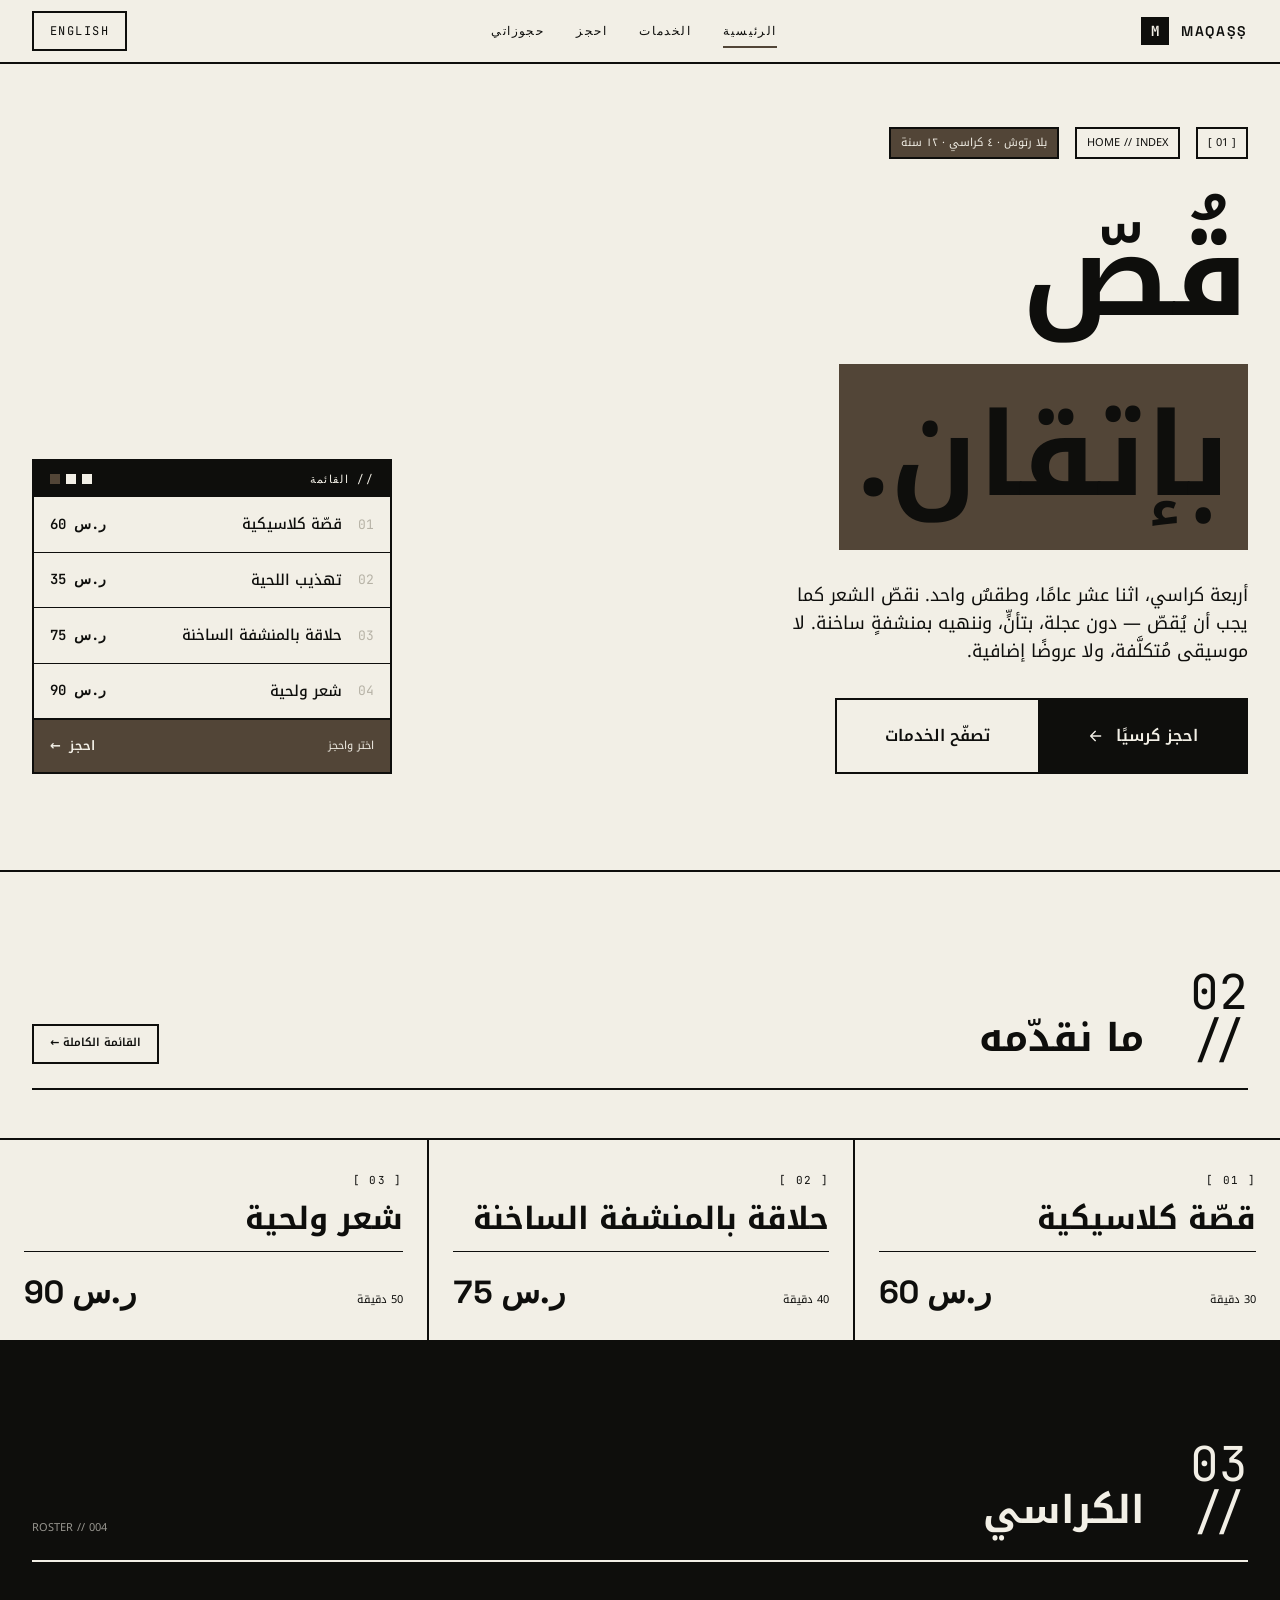
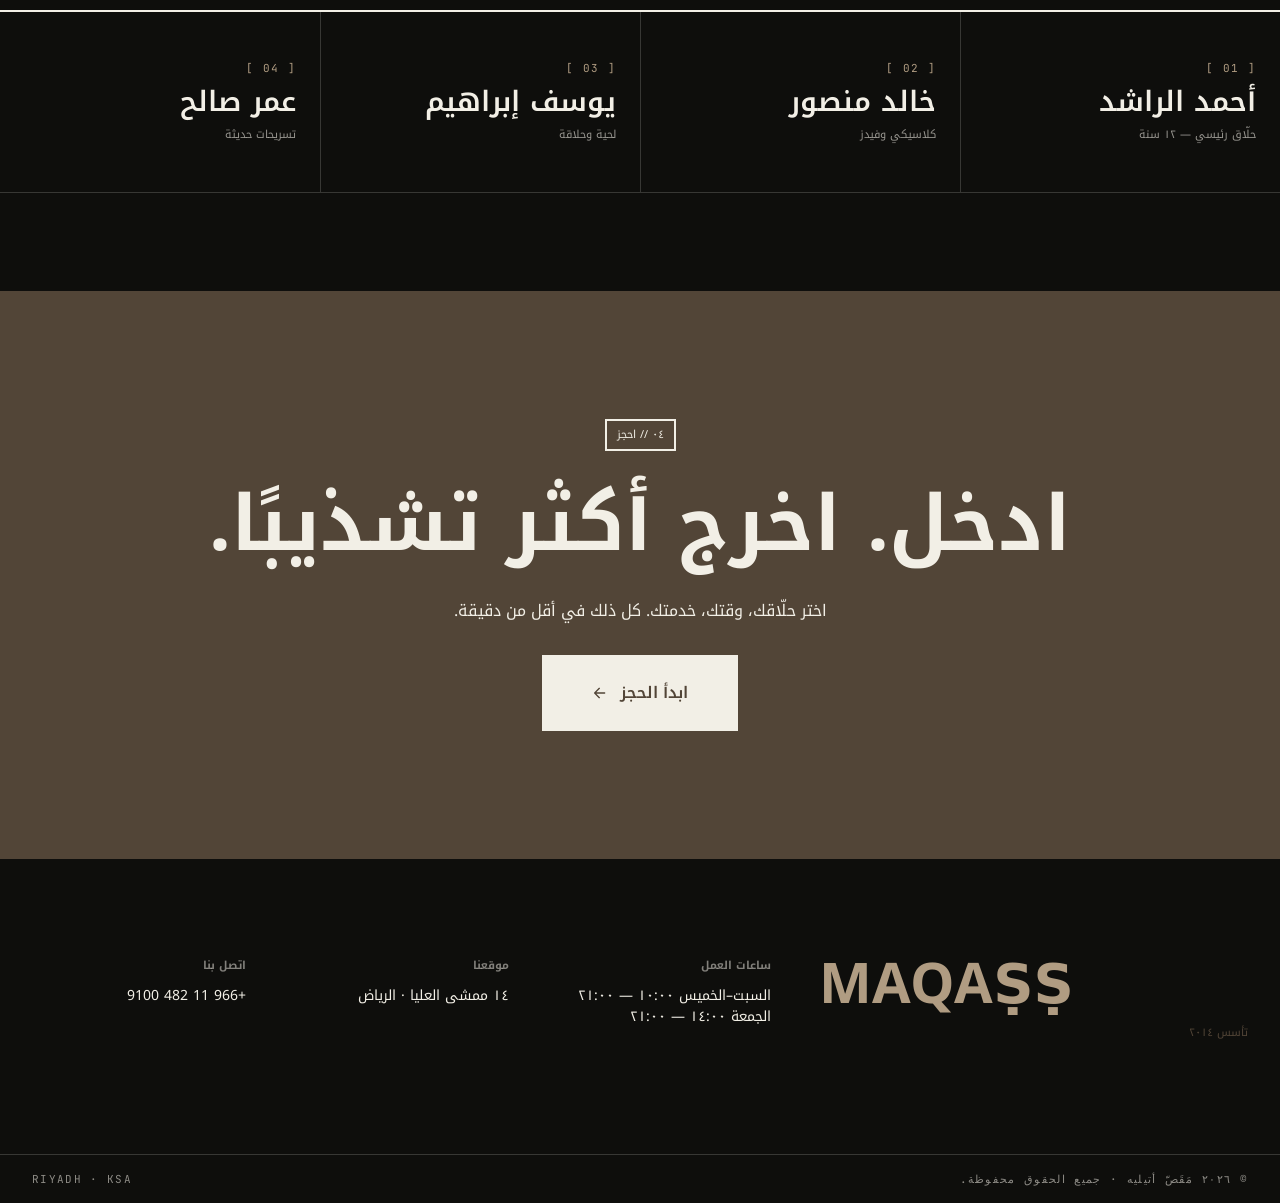
<file: index.html>
<!DOCTYPE html>
<html lang="ar" dir="rtl">
<head>
  <meta charset="UTF-8" />
  <meta name="viewport" content="width=device-width, initial-scale=1.0, viewport-fit=cover" />
  <title>MAQAṢṢ // Cut well. Riyadh.</title>
  <meta name="description" content="Four chairs. Twelve years. Reserve a chair in Riyadh." />
  <meta name="theme-color" content="#F2EFE6" />
  <link rel="preconnect" href="https://fonts.googleapis.com" />
  <link rel="preconnect" href="https://fonts.gstatic.com" crossorigin />
  <link href="https://fonts.googleapis.com/css2?family=Space+Grotesk:wght@300;400;500;600;700&family=JetBrains+Mono:wght@400;500;600&family=Noto+Kufi+Arabic:wght@400;500;600;700&display=swap" rel="stylesheet" />
  <link rel="stylesheet" href="css/tokens.css" />
  <link rel="stylesheet" href="css/base.css" />
  <link rel="stylesheet" href="css/components.css" />
  <link rel="stylesheet" href="css/pages.css" />
  <link rel="stylesheet" href="css/rtl.css" />
</head>
<body>
  <a href="#main" class="skip-link" data-i18n="nav.skip">Skip to main content</a>

  <!-- System bar — top status strip -->
  <div class="system-bar" role="presentation">
    <div class="shell">
      <span class="system-bar__item">
        <span class="system-bar__dot"></span>
        <span data-i18n="sys.open">OPEN NOW · UNTIL 21:00</span>
      </span>
      <span class="system-bar__item" data-i18n="sys.loc">RIYADH // 24.7136° N, 46.6753° E</span>
      <span class="system-bar__item" data-i18n="sys.year">[ MAQ // 2026 ]</span>
    </div>
  </div>

  <!-- Header -->
  <header class="site-header" role="banner">
    <div class="site-header__inner">
      <a href="index.html" class="brand-mark" aria-label="Maqaṣṣ — home">
        <span class="brand-mark__box" aria-hidden="true">M</span>
        <span>MAQAṢṢ</span>
        <span class="brand-mark__sub">EST · 2014</span>
      </a>
      <nav class="nav-primary" aria-label="Primary">
        <a href="index.html"    data-nav="home"     data-i18n="nav.home">Home</a>
        <a href="services.html" data-nav="services" data-i18n="nav.services">Services</a>
        <a href="book.html"     data-nav="book"     data-i18n="nav.book">Reserve</a>
        <a href="mine.html"     data-nav="mine"     data-i18n="nav.mine">My Bookings</a>
      </nav>
      <button class="lang-toggle" data-lang-toggle aria-label="Switch language">
        <span data-i18n="nav.lang">العربية</span>
      </button>
    </div>
  </header>

  <main id="main">
    <!-- =============== Hero — typographic blast =============== -->
    <section class="hero">
      <div class="shell">
        <div class="hero__meta reveal">
          <span class="meta">[ 01 ]</span>
          <span class="meta">HOME // INDEX</span>
          <span class="meta meta--lime" style="padding: 6px 10px; border: 2px solid var(--carbon);" data-i18n="hero.tag">No-fuss · 4 chairs · 12 yrs</span>
        </div>

        <div class="hero__grid">
          <div>
            <h1 class="hero__title">
              <span class="line reveal" data-i18n="hero.line1">Cut</span>
              <span class="line line--shift reveal" data-delay="120"><em data-i18n="hero.line2">well.</em></span>
            </h1>
            <p class="hero__intro reveal" data-delay="240" data-i18n="hero.intro">
              Four chairs, twelve years, one ritual. We cut hair the way it ought to be cut — unhurried, deliberate, and finished with a hot towel. No mood music, no upsell.
            </p>
            <div class="hero__cta-row reveal" data-delay="320">
              <a href="book.html" class="btn btn--primary btn--xl">
                <span data-i18n="hero.cta.book">Reserve a chair</span>
                <span class="arrow" aria-hidden="true">
                  <svg viewBox="0 0 24 24" fill="none" stroke="currentColor" stroke-linecap="round" stroke-linejoin="round" stroke-width="2"><path d="M5 12h14M13 5l7 7-7 7"/></svg>
                </span>
              </a>
              <a href="services.html" class="btn btn--quiet btn--xl">
                <span data-i18n="hero.cta.see">See services</span>
              </a>
            </div>
          </div>

          <!-- Right column: console widget — mini service list -->
          <aside class="console reveal" data-delay="180" aria-label="Service preview">
            <div class="console__head">
              <span data-i18n="console.head">// MENU.txt</span>
              <span class="console__head-dots" aria-hidden="true"><span></span><span></span><span></span></span>
            </div>
            <div class="console__body" id="console-body"></div>
            <a href="book.html" class="console__foot">
              <span class="console__foot-label" data-i18n="console.total">SELECT &amp; BOOK</span>
              <span class="console__foot-cta" data-i18n="console.cta">Reserve</span>
            </a>
          </aside>
        </div>
      </div>
    </section>

    <!-- =============== Services teaser =============== -->
    <section style="padding-block-start: var(--s-9); border-block-end: var(--bw-2) solid var(--carbon);">
      <div class="shell">
        <div class="section-head">
          <span class="section-head__num">02 //</span>
          <h2 class="section-head__title" data-i18n="home.services.title">What we do</h2>
          <a href="services.html" class="btn btn--small section-head__cta">
            <span data-i18n="home.services.cta">Full menu →</span>
          </a>
        </div>
      </div>
      <div class="shell" style="padding-inline: 0;">
        <div class="svc-teaser" id="svc-teaser" aria-live="polite"></div>
      </div>
    </section>

    <!-- =============== Barbers — full-width carbon strip =============== -->
    <section class="section--carbon" style="padding-block: var(--s-9); border-block-end: var(--bw-2) solid var(--carbon);">
      <div class="shell">
        <div class="section-head section-head--carbon">
          <span class="section-head__num">03 //</span>
          <h2 class="section-head__title" data-i18n="home.barbers.title">The chairs</h2>
          <span class="meta section-head__cta" style="color: var(--bone); opacity: 0.6;">004 // ROSTER</span>
        </div>
      </div>
      <div class="shell" style="padding-inline: 0;">
        <div class="barber-strip" id="barber-strip"></div>
      </div>
    </section>

    <!-- =============== CTA band — lime =============== -->
    <section class="cta-band reveal">
      <div class="shell">
        <span class="meta" style="display: inline-block; border: 2px solid var(--carbon); padding: 6px 10px; margin-block-end: var(--s-5);" data-i18n="home.cta2.tag">04 // BOOK</span>
        <h2 data-i18n="home.cta2.title">Walk in. Walk out sharper.</h2>
        <p data-i18n="home.cta2.sub">Pick your barber, your time, your service. Done in under a minute.</p>
        <a href="book.html" class="btn btn--primary btn--xl">
          <span data-i18n="home.cta2.button">Start booking</span>
          <span class="arrow" aria-hidden="true">
            <svg viewBox="0 0 24 24" fill="none" stroke="currentColor" stroke-linecap="round" stroke-linejoin="round" stroke-width="2"><path d="M5 12h14M13 5l7 7-7 7"/></svg>
          </span>
        </a>
      </div>
    </section>
  </main>

  <!-- Footer -->
  <footer class="site-footer">
    <div class="site-footer__top">
      <div class="shell">
        <div>
          <div class="footer-col__brand">MAQAṢṢ</div>
          <p class="meta" style="color: var(--lime);" data-i18n="footer.craft">Est · 2014 · Riyadh</p>
        </div>
        <div class="footer-col">
          <h4 data-i18n="footer.hours">Hours</h4>
          <p id="footer-hours"></p>
        </div>
        <div class="footer-col">
          <h4 data-i18n="footer.find">Find Us</h4>
          <p id="footer-address"></p>
        </div>
        <div class="footer-col">
          <h4 data-i18n="footer.contact">Contact</h4>
          <p id="footer-phone"></p>
        </div>
      </div>
    </div>
    <div class="site-footer__bottom">
      <div class="shell">
        <span data-i18n="footer.legal">© 2026 MAQAṢṢ // ALL RIGHTS RESERVED</span>
        <span>RIYADH · KSA</span>
      </div>
    </div>
  </footer>

  <!-- Mobile bottom tabs -->
  <nav class="bottom-tabs" aria-label="Primary mobile">
    <a href="index.html" data-nav="home">
      <svg viewBox="0 0 24 24" fill="none" stroke="currentColor" stroke-linecap="round" stroke-linejoin="round" stroke-width="1.5"><path d="M3 11.5 12 4l9 7.5V20a1 1 0 0 1-1 1h-5v-7h-6v7H4a1 1 0 0 1-1-1Z"/></svg>
      <span data-i18n="nav.home">Home</span>
    </a>
    <a href="services.html" data-nav="services">
      <svg viewBox="0 0 24 24" fill="none" stroke="currentColor" stroke-linecap="round" stroke-linejoin="round" stroke-width="1.5"><path d="M4 7h16M4 12h16M4 17h16"/></svg>
      <span data-i18n="nav.services">Services</span>
    </a>
    <a href="book.html" data-nav="book">
      <svg viewBox="0 0 24 24" fill="none" stroke="currentColor" stroke-linecap="round" stroke-linejoin="round" stroke-width="1.5"><rect x="3" y="5" width="18" height="16" rx="0"/><path d="M8 3v4M16 3v4M3 10h18"/></svg>
      <span data-i18n="nav.book">Reserve</span>
    </a>
    <a href="mine.html" data-nav="mine">
      <svg viewBox="0 0 24 24" fill="none" stroke="currentColor" stroke-linecap="round" stroke-linejoin="round" stroke-width="1.5"><path d="M2 9a2 2 0 0 1 2-2h16a2 2 0 0 1 2 2v3a2 2 0 0 0 0 4v3a2 2 0 0 1-2 2H4a2 2 0 0 1-2-2v-3a2 2 0 0 0 0-4Z"/><path d="M14 7v10"/></svg>
      <span data-i18n="nav.mine">My Bookings</span>
    </a>
  </nav>

  <script type="module">
    import { SERVICES, BARBERS, BRAND, formatPrice } from './js/data.js';
    import { getLang, t } from './js/i18n.js';
    import './js/app.js';

    function paintConsole() {
      const lang = getLang();
      const root = document.getElementById('console-body');
      if (!root) return;
      const subset = SERVICES.slice(0, 4);
      root.innerHTML = subset.map((s, i) => `
        <div class="console__row">
          <span class="console__row-id">${String(i + 1).padStart(2, '0')}</span>
          <span class="console__row-name">${s[lang].name}</span>
          <span class="console__row-price">${formatPrice(s.price, lang)}</span>
        </div>
      `).join('');
    }

    function paintTeaser() {
      const lang = getLang();
      const root = document.getElementById('svc-teaser');
      if (!root) return;
      const featured = ['classic', 'shave', 'combo']
        .map(id => SERVICES.find(s => s.id === id))
        .filter(Boolean);
      root.innerHTML = featured.map((s, i) => `
        <a href="book.html?service=${s.id}" class="svc-teaser__cell reveal" data-delay="${i * 80}">
          <div class="svc-teaser__num">[ 0${i + 1} ]</div>
          <h3 class="svc-teaser__name">${s[lang].name}</h3>
          <div class="svc-teaser__bottom">
            <span class="svc-teaser__duration">${s.duration} ${t('services.duration')}</span>
            <span class="svc-teaser__price">${formatPrice(s.price, lang)}</span>
          </div>
        </a>
      `).join('');
    }

    function paintBarbers() {
      const lang = getLang();
      const root = document.getElementById('barber-strip');
      if (!root) return;
      root.innerHTML = BARBERS.map((b, i) => `
        <article class="barber-cell reveal" data-delay="${i * 80}">
          <div class="barber-cell__id">[ ${String(i + 1).padStart(2, '0')} ]</div>
          <div class="barber-cell__name">${b[lang].name}</div>
          <div class="barber-cell__spec">${b[lang].specialty}</div>
        </article>
      `).join('');
    }

    function paintFooter() {
      const lang = getLang();
      document.getElementById('footer-hours').innerHTML = BRAND.hours[lang].replace(/·/g, '<br/>');
      document.getElementById('footer-address').textContent = BRAND.address[lang];
      document.getElementById('footer-phone').textContent = BRAND.phone;
    }

    function repaint() {
      paintConsole();
      paintTeaser();
      paintBarbers();
      paintFooter();
      // Activate reveals in newly painted content
      requestAnimationFrame(() => {
        document.querySelectorAll('.reveal:not(.is-in)').forEach((el, i) => {
          setTimeout(() => el.classList.add('is-in'), i * 40);
        });
      });
    }

    repaint();
    window.addEventListener('languagechange', repaint);
  </script>
</body>
</html>
</file>
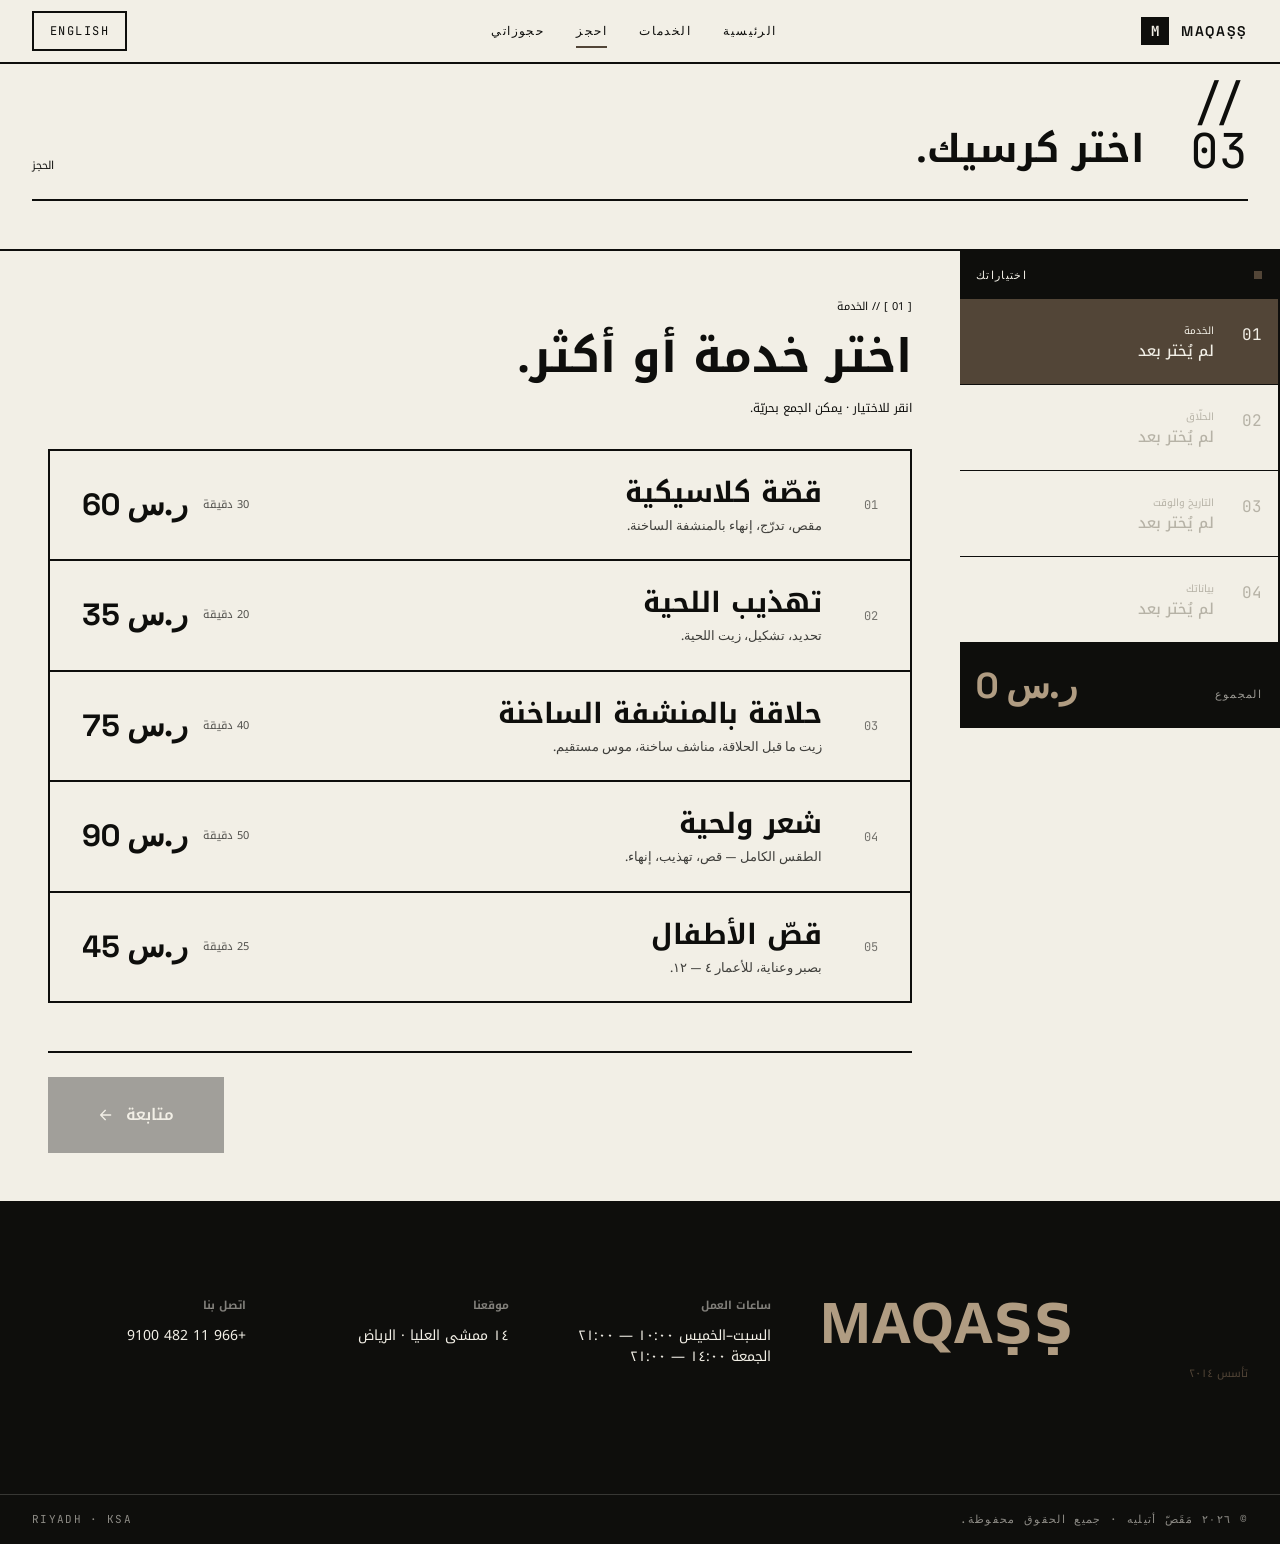
<file: book.html>
<!DOCTYPE html>
<html lang="ar" dir="rtl">
<head>
  <meta charset="UTF-8" />
  <meta name="viewport" content="width=device-width, initial-scale=1.0, viewport-fit=cover" />
  <title>RESERVE // MAQAṢṢ</title>
  <meta name="theme-color" content="#F2EFE6" />
  <link rel="preconnect" href="https://fonts.googleapis.com" />
  <link rel="preconnect" href="https://fonts.gstatic.com" crossorigin />
  <link href="https://fonts.googleapis.com/css2?family=Space+Grotesk:wght@300;400;500;600;700&family=JetBrains+Mono:wght@400;500;600&family=Noto+Kufi+Arabic:wght@400;500;600;700&display=swap" rel="stylesheet" />
  <link rel="stylesheet" href="css/tokens.css" />
  <link rel="stylesheet" href="css/base.css" />
  <link rel="stylesheet" href="css/components.css" />
  <link rel="stylesheet" href="css/pages.css" />
  <link rel="stylesheet" href="css/rtl.css" />
</head>
<body>
  <a href="#main" class="skip-link" data-i18n="nav.skip">Skip to main content</a>

  <div class="system-bar" role="presentation">
    <div class="shell">
      <span class="system-bar__item"><span class="system-bar__dot"></span><span data-i18n="sys.open">OPEN NOW · UNTIL 21:00</span></span>
      <span class="system-bar__item" data-i18n="sys.loc">RIYADH // 24.7136° N, 46.6753° E</span>
      <span class="system-bar__item" data-i18n="sys.year">[ MAQ // 2026 ]</span>
    </div>
  </div>

  <header class="site-header" role="banner">
    <div class="site-header__inner">
      <a href="index.html" class="brand-mark" aria-label="Maqaṣṣ — home">
        <span class="brand-mark__box" aria-hidden="true">M</span>
        <span>MAQAṢṢ</span>
        <span class="brand-mark__sub">EST · 2014</span>
      </a>
      <nav class="nav-primary" aria-label="Primary">
        <a href="index.html"    data-nav="home"     data-i18n="nav.home">Home</a>
        <a href="services.html" data-nav="services" data-i18n="nav.services">Services</a>
        <a href="book.html"     data-nav="book"     data-i18n="nav.book">Reserve</a>
        <a href="mine.html"     data-nav="mine"     data-i18n="nav.mine">My Bookings</a>
      </nav>
      <button class="lang-toggle" data-lang-toggle aria-label="Switch language">
        <span data-i18n="nav.lang">العربية</span>
      </button>
    </div>
  </header>

  <main id="main" style="padding-block-start: var(--s-7);">
    <div class="shell">
      <div class="section-head reveal">
        <span class="section-head__num">// 03</span>
        <h1 class="section-head__title" data-i18n="book.title">Pick your chair.</h1>
        <span class="meta section-head__cta" data-i18n="book.eyebrow">RESERVATION // 4 STEPS</span>
      </div>
    </div>

    <div class="shell" style="padding-inline: 0;">
      <div class="book-grid">
        <!-- ============ Progress sidebar ============ -->
        <aside class="progress" aria-label="Booking progress">
          <div class="progress__head">
            <span class="system-bar__dot" aria-hidden="true"></span>
            <span data-i18n="book.progress.heading">Your Selection</span>
          </div>
          <ol class="progress__list" id="progress-list">
            <li class="progress__item progress__item--current" data-progress-step="1" aria-current="step">
              <span class="progress__num">01</span>
              <div>
                <div class="progress__label" data-i18n="book.step.1.label">Service</div>
                <div class="progress__value" data-progress-value="1" data-i18n="book.progress.empty">Not yet chosen</div>
              </div>
            </li>
            <li class="progress__item" data-progress-step="2">
              <span class="progress__num">02</span>
              <div>
                <div class="progress__label" data-i18n="book.step.2.label">Barber</div>
                <div class="progress__value" data-progress-value="2" data-i18n="book.progress.empty">Not yet chosen</div>
              </div>
            </li>
            <li class="progress__item" data-progress-step="3">
              <span class="progress__num">03</span>
              <div>
                <div class="progress__label" data-i18n="book.step.3.label">Date &amp; Time</div>
                <div class="progress__value" data-progress-value="3" data-i18n="book.progress.empty">Not yet chosen</div>
              </div>
            </li>
            <li class="progress__item" data-progress-step="4">
              <span class="progress__num">04</span>
              <div>
                <div class="progress__label" data-i18n="book.step.4.label">Your Details</div>
                <div class="progress__value" data-progress-value="4" data-i18n="book.progress.empty">Not yet chosen</div>
              </div>
            </li>
          </ol>

          <div class="progress__total">
            <span class="progress__total-label" data-i18n="book.progress.total">Total</span>
            <span class="progress__total-value" id="progress-total">0</span>
          </div>
        </aside>

        <!-- ============ Step content ============ -->
        <div class="step-area" id="step-content">

          <!-- Step 1: Services -->
          <section class="step is-active" data-step="1">
            <div class="step__head">
              <div class="step__num">[ 01 ] // <span data-i18n="book.step.1.label">Service</span></div>
              <h2 class="step__title" data-i18n="book.step.1.title">Choose one or more services.</h2>
              <p class="step__hint" data-i18n="book.step.1.hint">Tap to select · combine freely.</p>
            </div>
            <div class="pick-list" id="services-pick" aria-live="polite"></div>
          </section>

          <!-- Step 2: Barber -->
          <section class="step" data-step="2">
            <div class="step__head">
              <div class="step__num">[ 02 ] // <span data-i18n="book.step.2.label">Barber</span></div>
              <h2 class="step__title" data-i18n="book.step.2.title">Whose hands?</h2>
              <p class="step__hint" data-i18n="book.step.2.hint">We advance automatically.</p>
            </div>
            <div class="barber-grid" id="barbers-pick" aria-live="polite"></div>
          </section>

          <!-- Step 3: Date & Time -->
          <section class="step" data-step="3">
            <div class="step__head">
              <div class="step__num">[ 03 ] // <span data-i18n="book.step.3.label">Date &amp; Time</span></div>
              <h2 class="step__title" data-i18n="book.step.3.title">When works?</h2>
            </div>

            <div class="date-section">
              <div class="date-bar">
                <div class="date-bar__month" id="date-month">MAY</div>
                <div class="date-bar__nav">
                  <button class="date-arrow" data-date-prev aria-label="Previous days">
                    <svg viewBox="0 0 24 24" fill="none" stroke="currentColor" stroke-linecap="round" stroke-linejoin="round" stroke-width="2"><path d="M15 18l-6-6 6-6"/></svg>
                  </button>
                  <button class="date-arrow" data-date-next aria-label="Next days">
                    <svg viewBox="0 0 24 24" fill="none" stroke="currentColor" stroke-linecap="round" stroke-linejoin="round" stroke-width="2"><path d="M9 18l6-6-6-6"/></svg>
                  </button>
                </div>
              </div>
              <div class="date-strip" id="date-strip" role="listbox" aria-label="Pick a date"></div>
            </div>

            <div id="time-blocks" aria-live="polite"></div>
          </section>

          <!-- Step 4: Details -->
          <section class="step" data-step="4">
            <div class="step__head">
              <div class="step__num">[ 04 ] // <span data-i18n="book.step.4.label">Your Details</span></div>
              <h2 class="step__title" data-i18n="book.step.4.title">Just three things.</h2>
            </div>

            <form class="form-stack" id="details-form" novalidate>
              <div class="field">
                <label class="field__label" for="f-name" data-i18n="book.step.4.name">Full name</label>
                <input class="field__input" id="f-name" name="name" type="text" autocomplete="name" required data-i18n-attr="placeholder:book.step.4.name.ph" />
                <div class="field__error" id="err-name"></div>
              </div>

              <div class="field">
                <label class="field__label" for="f-phone" data-i18n="book.step.4.phone">Phone number</label>
                <input class="field__input" id="f-phone" name="phone" type="tel" autocomplete="tel" required pattern="^[+\d][\d\s\-]{7,15}$" inputmode="tel" data-i18n-attr="placeholder:book.step.4.phone.ph" />
                <div class="field__error" id="err-phone"></div>
              </div>

              <div class="field">
                <label class="field__label" for="f-notes" data-i18n="book.step.4.notes">Notes (optional)</label>
                <textarea class="field__textarea" id="f-notes" name="notes" rows="3" data-i18n-attr="placeholder:book.step.4.notes.ph"></textarea>
              </div>
            </form>
          </section>

          <!-- Step navigation -->
          <div class="step-actions" id="step-actions">
            <button class="btn btn--quiet" data-step-back hidden>
              <span data-i18n="book.back">Back</span>
            </button>
            <div class="step-actions__spacer"></div>
            <button class="btn btn--primary btn--xl" data-step-next disabled>
              <span id="next-label" data-i18n="book.continue">Continue</span>
              <span class="arrow" aria-hidden="true">
                <svg viewBox="0 0 24 24" fill="none" stroke="currentColor" stroke-linecap="round" stroke-linejoin="round" stroke-width="2"><path d="M5 12h14M13 5l7 7-7 7"/></svg>
              </span>
            </button>
          </div>

          <!-- Confirmation -->
          <section class="confirm" id="confirm">
            <span class="confirm__mark">
              <span class="system-bar__dot" aria-hidden="true" style="background: var(--carbon);"></span>
              <span data-i18n="book.done.eyebrow">Reserved</span>
            </span>
            <h2 data-i18n="book.done.title">You're on the books.</h2>
            <p data-i18n="book.done.sub">We saved this on your device. Bring the reference if you like — we will already know your name.</p>
            <div class="confirm__id-row">
              <div>
                <div class="confirm__id-label" data-i18n="book.done.id">Reference</div>
                <div class="confirm__id" id="confirm-id">BK-XXXXXXXX</div>
              </div>
            </div>
            <div class="confirm__cta">
              <button class="btn btn--quiet btn--xl" id="another-btn">
                <span data-i18n="book.done.cta.another">Book another</span>
              </button>
              <a class="btn btn--primary btn--xl" href="mine.html">
                <span data-i18n="book.done.cta.mine">See my bookings</span>
                <span class="arrow" aria-hidden="true">
                  <svg viewBox="0 0 24 24" fill="none" stroke="currentColor" stroke-linecap="round" stroke-linejoin="round" stroke-width="2"><path d="M5 12h14M13 5l7 7-7 7"/></svg>
                </span>
              </a>
            </div>
          </section>
        </div>
      </div>
    </div>
  </main>

  <footer class="site-footer">
    <div class="site-footer__top">
      <div class="shell">
        <div><div class="footer-col__brand">MAQAṢṢ</div><p class="meta" style="color: var(--lime);" data-i18n="footer.craft">Est · 2014 · Riyadh</p></div>
        <div class="footer-col"><h4 data-i18n="footer.hours">Hours</h4><p id="footer-hours"></p></div>
        <div class="footer-col"><h4 data-i18n="footer.find">Find Us</h4><p id="footer-address"></p></div>
        <div class="footer-col"><h4 data-i18n="footer.contact">Contact</h4><p id="footer-phone"></p></div>
      </div>
    </div>
    <div class="site-footer__bottom">
      <div class="shell">
        <span data-i18n="footer.legal">© 2026 MAQAṢṢ // ALL RIGHTS RESERVED</span>
        <span>RIYADH · KSA</span>
      </div>
    </div>
  </footer>

  <nav class="bottom-tabs" aria-label="Primary mobile">
    <a href="index.html" data-nav="home"><svg viewBox="0 0 24 24" fill="none" stroke="currentColor" stroke-linecap="round" stroke-linejoin="round" stroke-width="1.5"><path d="M3 11.5 12 4l9 7.5V20a1 1 0 0 1-1 1h-5v-7h-6v7H4a1 1 0 0 1-1-1Z"/></svg><span data-i18n="nav.home">Home</span></a>
    <a href="services.html" data-nav="services"><svg viewBox="0 0 24 24" fill="none" stroke="currentColor" stroke-linecap="round" stroke-linejoin="round" stroke-width="1.5"><path d="M4 7h16M4 12h16M4 17h16"/></svg><span data-i18n="nav.services">Services</span></a>
    <a href="book.html" data-nav="book"><svg viewBox="0 0 24 24" fill="none" stroke="currentColor" stroke-linecap="round" stroke-linejoin="round" stroke-width="1.5"><rect x="3" y="5" width="18" height="16" rx="0"/><path d="M8 3v4M16 3v4M3 10h18"/></svg><span data-i18n="nav.book">Reserve</span></a>
    <a href="mine.html" data-nav="mine"><svg viewBox="0 0 24 24" fill="none" stroke="currentColor" stroke-linecap="round" stroke-linejoin="round" stroke-width="1.5"><path d="M2 9a2 2 0 0 1 2-2h16a2 2 0 0 1 2 2v3a2 2 0 0 0 0 4v3a2 2 0 0 1-2 2H4a2 2 0 0 1-2-2v-3a2 2 0 0 0 0-4Z"/><path d="M14 7v10"/></svg><span data-i18n="nav.mine">My Bookings</span></a>
  </nav>

  <script type="module">
    import { BRAND } from './js/data.js';
    import { getLang } from './js/i18n.js';
    import './js/app.js';
    import './js/book.js';

    function paintFooter() {
      const lang = getLang();
      document.getElementById('footer-hours').innerHTML = BRAND.hours[lang].replace(/·/g, '<br/>');
      document.getElementById('footer-address').textContent = BRAND.address[lang];
      document.getElementById('footer-phone').textContent = BRAND.phone;
    }
    paintFooter();
    window.addEventListener('languagechange', paintFooter);
  </script>
</body>
</html>
</file>
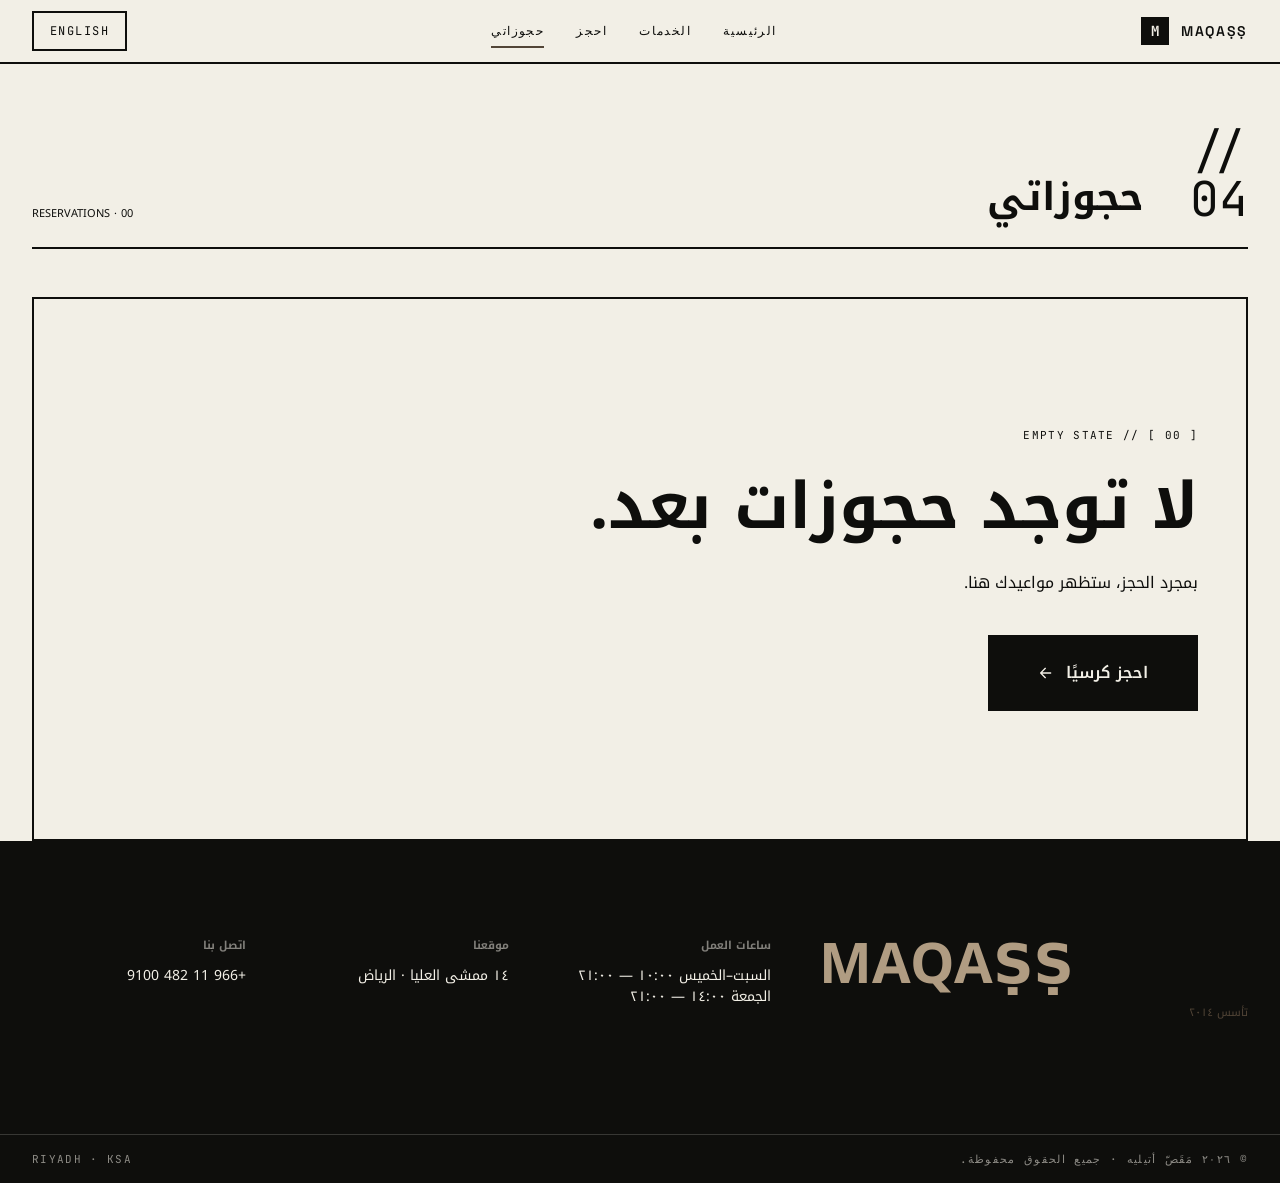
<file: mine.html>
<!DOCTYPE html>
<html lang="ar" dir="rtl">
<head>
  <meta charset="UTF-8" />
  <meta name="viewport" content="width=device-width, initial-scale=1.0, viewport-fit=cover" />
  <title>MY BOOKINGS // MAQAṢṢ</title>
  <meta name="theme-color" content="#F2EFE6" />
  <link rel="preconnect" href="https://fonts.googleapis.com" />
  <link rel="preconnect" href="https://fonts.gstatic.com" crossorigin />
  <link href="https://fonts.googleapis.com/css2?family=Space+Grotesk:wght@300;400;500;600;700&family=JetBrains+Mono:wght@400;500;600&family=Noto+Kufi+Arabic:wght@400;500;600;700&display=swap" rel="stylesheet" />
  <link rel="stylesheet" href="css/tokens.css" />
  <link rel="stylesheet" href="css/base.css" />
  <link rel="stylesheet" href="css/components.css" />
  <link rel="stylesheet" href="css/pages.css" />
  <link rel="stylesheet" href="css/rtl.css" />
</head>
<body>
  <a href="#main" class="skip-link" data-i18n="nav.skip">Skip to main content</a>

  <div class="system-bar" role="presentation">
    <div class="shell">
      <span class="system-bar__item"><span class="system-bar__dot"></span><span data-i18n="sys.open">OPEN NOW · UNTIL 21:00</span></span>
      <span class="system-bar__item" data-i18n="sys.loc">RIYADH // 24.7136° N, 46.6753° E</span>
      <span class="system-bar__item" data-i18n="sys.year">[ MAQ // 2026 ]</span>
    </div>
  </div>

  <header class="site-header" role="banner">
    <div class="site-header__inner">
      <a href="index.html" class="brand-mark" aria-label="Maqaṣṣ — home">
        <span class="brand-mark__box" aria-hidden="true">M</span>
        <span>MAQAṢṢ</span>
        <span class="brand-mark__sub">EST · 2014</span>
      </a>
      <nav class="nav-primary" aria-label="Primary">
        <a href="index.html"    data-nav="home"     data-i18n="nav.home">Home</a>
        <a href="services.html" data-nav="services" data-i18n="nav.services">Services</a>
        <a href="book.html"     data-nav="book"     data-i18n="nav.book">Reserve</a>
        <a href="mine.html"     data-nav="mine"     data-i18n="nav.mine">My Bookings</a>
      </nav>
      <button class="lang-toggle" data-lang-toggle aria-label="Switch language">
        <span data-i18n="nav.lang">العربية</span>
      </button>
    </div>
  </header>

  <main id="main" style="padding-block-start: var(--s-9);">
    <section>
      <div class="shell">
        <div class="section-head reveal">
          <span class="section-head__num">// 04</span>
          <h1 class="section-head__title" data-i18n="mine.title">My Bookings</h1>
          <span class="meta section-head__cta" id="mine-count">— · RESERVATIONS</span>
        </div>
      </div>
      <div class="shell" style="padding-inline: 0;">
        <div id="mine-root" aria-live="polite"></div>
      </div>
    </section>
  </main>

  <footer class="site-footer">
    <div class="site-footer__top">
      <div class="shell">
        <div><div class="footer-col__brand">MAQAṢṢ</div><p class="meta" style="color: var(--lime);" data-i18n="footer.craft">Est · 2014 · Riyadh</p></div>
        <div class="footer-col"><h4 data-i18n="footer.hours">Hours</h4><p id="footer-hours"></p></div>
        <div class="footer-col"><h4 data-i18n="footer.find">Find Us</h4><p id="footer-address"></p></div>
        <div class="footer-col"><h4 data-i18n="footer.contact">Contact</h4><p id="footer-phone"></p></div>
      </div>
    </div>
    <div class="site-footer__bottom">
      <div class="shell">
        <span data-i18n="footer.legal">© 2026 MAQAṢṢ // ALL RIGHTS RESERVED</span>
        <span>RIYADH · KSA</span>
      </div>
    </div>
  </footer>

  <nav class="bottom-tabs" aria-label="Primary mobile">
    <a href="index.html" data-nav="home"><svg viewBox="0 0 24 24" fill="none" stroke="currentColor" stroke-linecap="round" stroke-linejoin="round" stroke-width="1.5"><path d="M3 11.5 12 4l9 7.5V20a1 1 0 0 1-1 1h-5v-7h-6v7H4a1 1 0 0 1-1-1Z"/></svg><span data-i18n="nav.home">Home</span></a>
    <a href="services.html" data-nav="services"><svg viewBox="0 0 24 24" fill="none" stroke="currentColor" stroke-linecap="round" stroke-linejoin="round" stroke-width="1.5"><path d="M4 7h16M4 12h16M4 17h16"/></svg><span data-i18n="nav.services">Services</span></a>
    <a href="book.html" data-nav="book"><svg viewBox="0 0 24 24" fill="none" stroke="currentColor" stroke-linecap="round" stroke-linejoin="round" stroke-width="1.5"><rect x="3" y="5" width="18" height="16" rx="0"/><path d="M8 3v4M16 3v4M3 10h18"/></svg><span data-i18n="nav.book">Reserve</span></a>
    <a href="mine.html" data-nav="mine"><svg viewBox="0 0 24 24" fill="none" stroke="currentColor" stroke-linecap="round" stroke-linejoin="round" stroke-width="1.5"><path d="M2 9a2 2 0 0 1 2-2h16a2 2 0 0 1 2 2v3a2 2 0 0 0 0 4v3a2 2 0 0 1-2 2H4a2 2 0 0 1-2-2v-3a2 2 0 0 0 0-4Z"/><path d="M14 7v10"/></svg><span data-i18n="nav.mine">My Bookings</span></a>
  </nav>

  <script type="module">
    import { BRAND } from './js/data.js';
    import { getLang } from './js/i18n.js';
    import './js/app.js';
    import './js/mine.js';

    function paintFooter() {
      const lang = getLang();
      document.getElementById('footer-hours').innerHTML = BRAND.hours[lang].replace(/·/g, '<br/>');
      document.getElementById('footer-address').textContent = BRAND.address[lang];
      document.getElementById('footer-phone').textContent = BRAND.phone;
    }
    paintFooter();
    window.addEventListener('languagechange', paintFooter);
  </script>
</body>
</html>
</file>
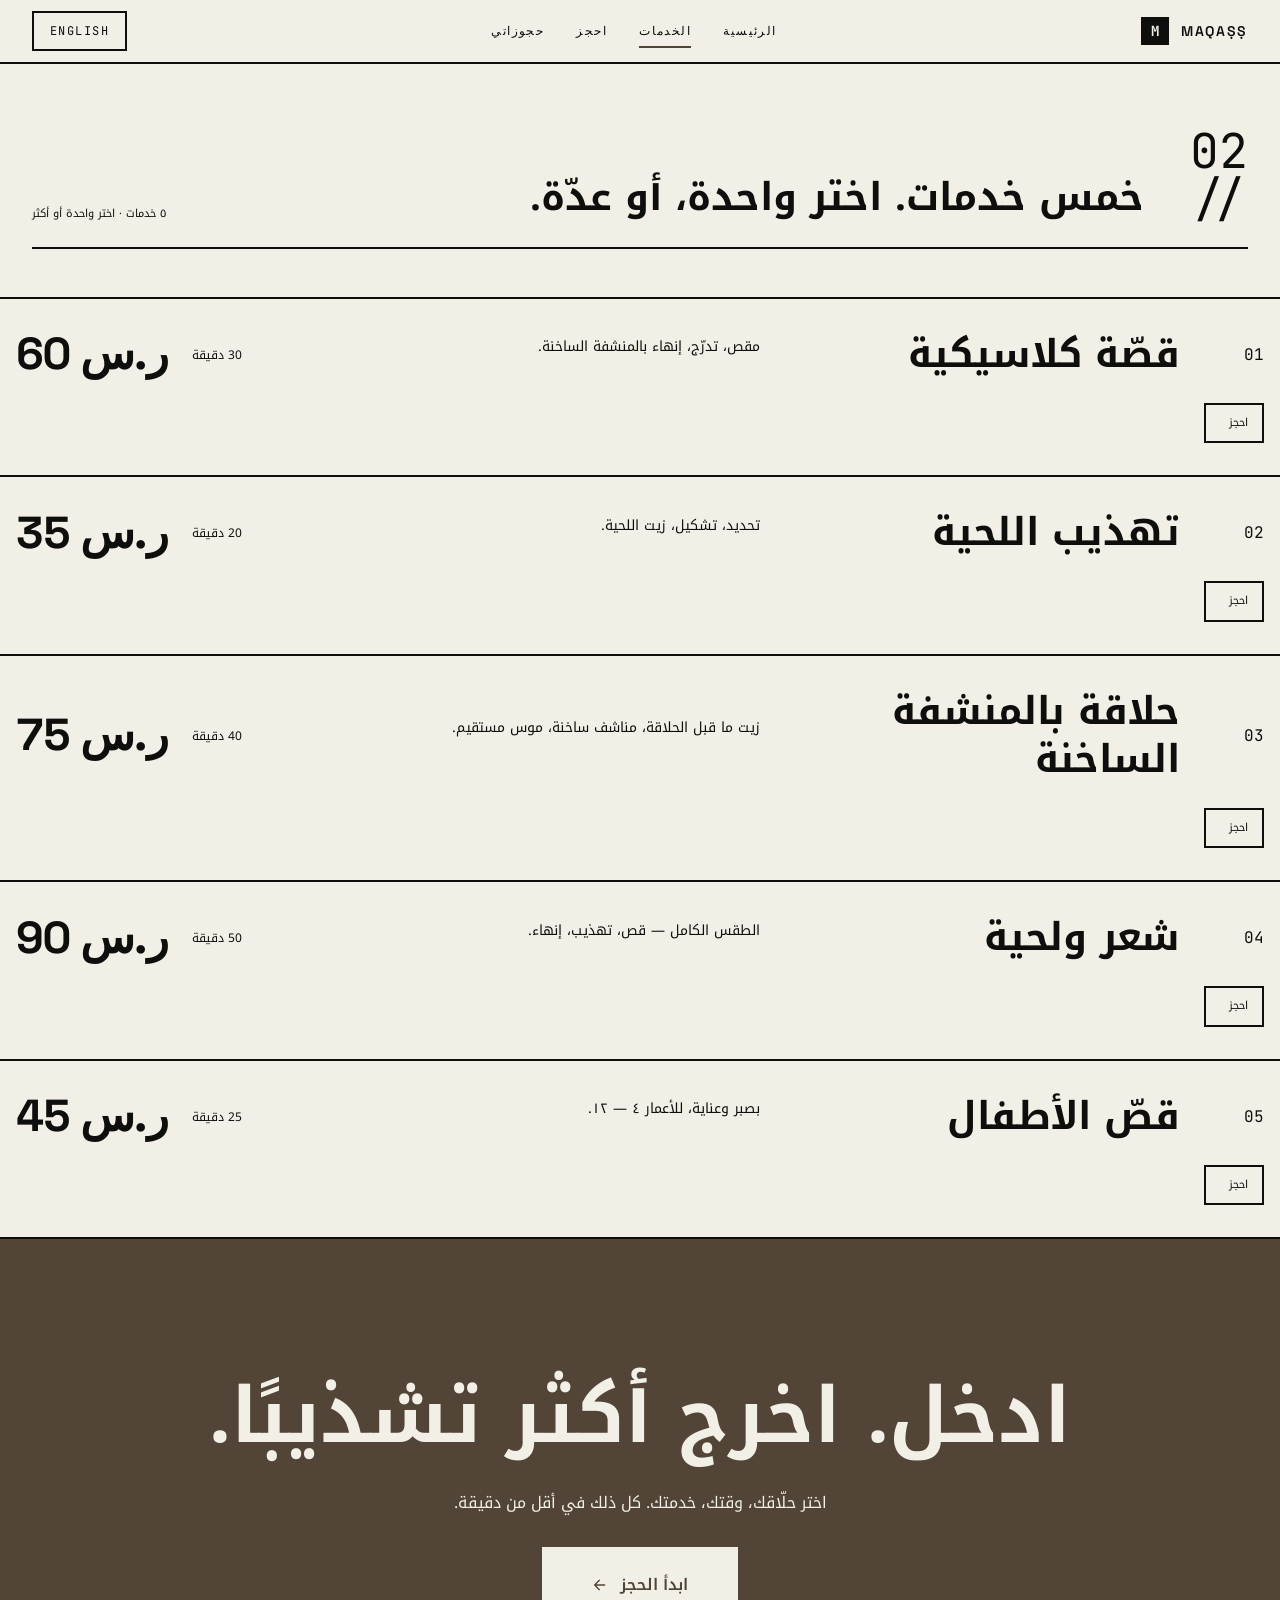
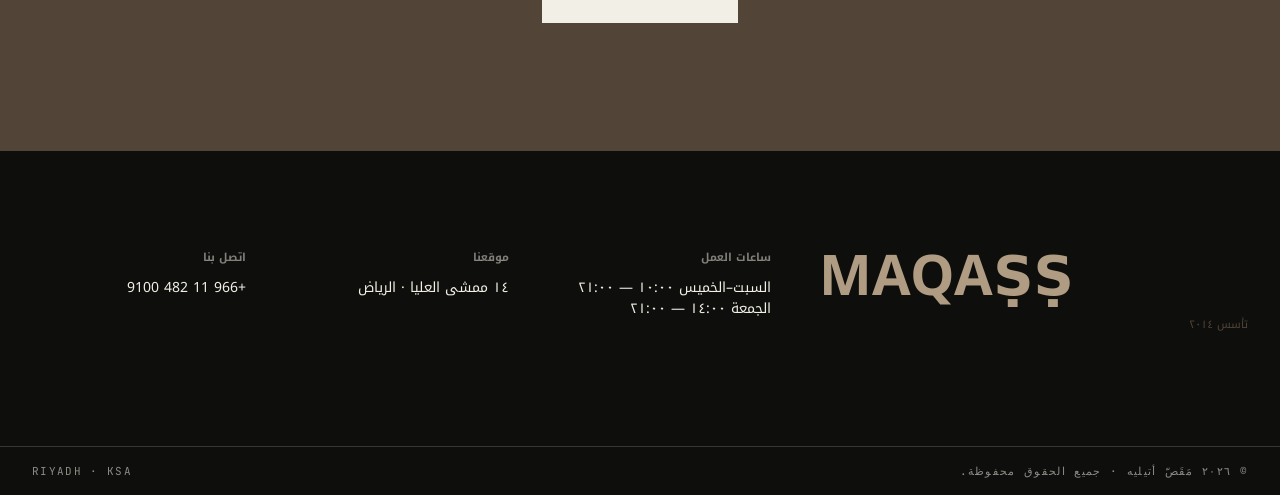
<file: services.html>
<!DOCTYPE html>
<html lang="ar" dir="rtl">
<head>
  <meta charset="UTF-8" />
  <meta name="viewport" content="width=device-width, initial-scale=1.0, viewport-fit=cover" />
  <title>SERVICES // MAQAṢṢ</title>
  <meta name="theme-color" content="#F2EFE6" />
  <link rel="preconnect" href="https://fonts.googleapis.com" />
  <link rel="preconnect" href="https://fonts.gstatic.com" crossorigin />
  <link href="https://fonts.googleapis.com/css2?family=Space+Grotesk:wght@300;400;500;600;700&family=JetBrains+Mono:wght@400;500;600&family=Noto+Kufi+Arabic:wght@400;500;600;700&display=swap" rel="stylesheet" />
  <link rel="stylesheet" href="css/tokens.css" />
  <link rel="stylesheet" href="css/base.css" />
  <link rel="stylesheet" href="css/components.css" />
  <link rel="stylesheet" href="css/pages.css" />
  <link rel="stylesheet" href="css/rtl.css" />
</head>
<body>
  <a href="#main" class="skip-link" data-i18n="nav.skip">Skip to main content</a>

  <div class="system-bar" role="presentation">
    <div class="shell">
      <span class="system-bar__item"><span class="system-bar__dot"></span><span data-i18n="sys.open">OPEN NOW · UNTIL 21:00</span></span>
      <span class="system-bar__item" data-i18n="sys.loc">RIYADH // 24.7136° N, 46.6753° E</span>
      <span class="system-bar__item" data-i18n="sys.year">[ MAQ // 2026 ]</span>
    </div>
  </div>

  <header class="site-header" role="banner">
    <div class="site-header__inner">
      <a href="index.html" class="brand-mark" aria-label="Maqaṣṣ — home">
        <span class="brand-mark__box" aria-hidden="true">M</span>
        <span>MAQAṢṢ</span>
        <span class="brand-mark__sub">EST · 2014</span>
      </a>
      <nav class="nav-primary" aria-label="Primary">
        <a href="index.html"    data-nav="home"     data-i18n="nav.home">Home</a>
        <a href="services.html" data-nav="services" data-i18n="nav.services">Services</a>
        <a href="book.html"     data-nav="book"     data-i18n="nav.book">Reserve</a>
        <a href="mine.html"     data-nav="mine"     data-i18n="nav.mine">My Bookings</a>
      </nav>
      <button class="lang-toggle" data-lang-toggle aria-label="Switch language">
        <span data-i18n="nav.lang">العربية</span>
      </button>
    </div>
  </header>

  <main id="main" style="padding-block-start: var(--s-9);">
    <section>
      <div class="shell">
        <div class="section-head reveal">
          <span class="section-head__num">02 //</span>
          <h1 class="section-head__title" data-i18n="services.title">The menu</h1>
          <span class="meta section-head__cta" data-i18n="services.count">5 SERVICES // PICK ONE OR MANY</span>
        </div>
      </div>
      <div class="shell" style="padding-inline: 0;">
        <div class="services-table" id="services-list" aria-live="polite"></div>
      </div>
    </section>

    <section class="cta-band reveal">
      <div class="shell">
        <h2 data-i18n="home.cta2.title">Walk in. Walk out sharper.</h2>
        <p data-i18n="home.cta2.sub">Pick your barber, your time, your service. Done in under a minute.</p>
        <a href="book.html" class="btn btn--primary btn--xl">
          <span data-i18n="home.cta2.button">Start booking</span>
          <span class="arrow" aria-hidden="true">
            <svg viewBox="0 0 24 24" fill="none" stroke="currentColor" stroke-linecap="round" stroke-linejoin="round" stroke-width="2"><path d="M5 12h14M13 5l7 7-7 7"/></svg>
          </span>
        </a>
      </div>
    </section>
  </main>

  <footer class="site-footer">
    <div class="site-footer__top">
      <div class="shell">
        <div><div class="footer-col__brand">MAQAṢṢ</div><p class="meta" style="color: var(--lime);" data-i18n="footer.craft">Est · 2014 · Riyadh</p></div>
        <div class="footer-col"><h4 data-i18n="footer.hours">Hours</h4><p id="footer-hours"></p></div>
        <div class="footer-col"><h4 data-i18n="footer.find">Find Us</h4><p id="footer-address"></p></div>
        <div class="footer-col"><h4 data-i18n="footer.contact">Contact</h4><p id="footer-phone"></p></div>
      </div>
    </div>
    <div class="site-footer__bottom">
      <div class="shell">
        <span data-i18n="footer.legal">© 2026 MAQAṢṢ // ALL RIGHTS RESERVED</span>
        <span>RIYADH · KSA</span>
      </div>
    </div>
  </footer>

  <nav class="bottom-tabs" aria-label="Primary mobile">
    <a href="index.html" data-nav="home"><svg viewBox="0 0 24 24" fill="none" stroke="currentColor" stroke-linecap="round" stroke-linejoin="round" stroke-width="1.5"><path d="M3 11.5 12 4l9 7.5V20a1 1 0 0 1-1 1h-5v-7h-6v7H4a1 1 0 0 1-1-1Z"/></svg><span data-i18n="nav.home">Home</span></a>
    <a href="services.html" data-nav="services"><svg viewBox="0 0 24 24" fill="none" stroke="currentColor" stroke-linecap="round" stroke-linejoin="round" stroke-width="1.5"><path d="M4 7h16M4 12h16M4 17h16"/></svg><span data-i18n="nav.services">Services</span></a>
    <a href="book.html" data-nav="book"><svg viewBox="0 0 24 24" fill="none" stroke="currentColor" stroke-linecap="round" stroke-linejoin="round" stroke-width="1.5"><rect x="3" y="5" width="18" height="16" rx="0"/><path d="M8 3v4M16 3v4M3 10h18"/></svg><span data-i18n="nav.book">Reserve</span></a>
    <a href="mine.html" data-nav="mine"><svg viewBox="0 0 24 24" fill="none" stroke="currentColor" stroke-linecap="round" stroke-linejoin="round" stroke-width="1.5"><path d="M2 9a2 2 0 0 1 2-2h16a2 2 0 0 1 2 2v3a2 2 0 0 0 0 4v3a2 2 0 0 1-2 2H4a2 2 0 0 1-2-2v-3a2 2 0 0 0 0-4Z"/><path d="M14 7v10"/></svg><span data-i18n="nav.mine">My Bookings</span></a>
  </nav>

  <script type="module">
    import { SERVICES, BRAND, formatPrice } from './js/data.js';
    import { getLang, t } from './js/i18n.js';
    import './js/app.js';

    function paintServices() {
      const lang = getLang();
      const root = document.getElementById('services-list');
      root.innerHTML = SERVICES.map((s, i) => `
        <a href="book.html?service=${s.id}" class="svc-row reveal" data-delay="${i * 60}">
          <span class="svc-row__num">${String(i + 1).padStart(2, '0')}</span>
          <h3 class="svc-row__name">${s[lang].name}</h3>
          <p class="svc-row__desc">${s[lang].desc}</p>
          <div class="svc-row__meta">${s.duration} ${t('services.duration')}</div>
          <div class="svc-row__price">${formatPrice(s.price, lang)}</div>
          <div class="svc-row__cta">${t('services.book')}</div>
        </a>
      `).join('');
      requestAnimationFrame(() => {
        document.querySelectorAll('.reveal:not(.is-in)').forEach((el, i) => setTimeout(() => el.classList.add('is-in'), i * 50));
      });
    }

    function paintFooter() {
      const lang = getLang();
      document.getElementById('footer-hours').innerHTML = BRAND.hours[lang].replace(/·/g, '<br/>');
      document.getElementById('footer-address').textContent = BRAND.address[lang];
      document.getElementById('footer-phone').textContent = BRAND.phone;
    }

    paintServices();
    paintFooter();
    window.addEventListener('languagechange', () => { paintServices(); paintFooter(); });
  </script>
</body>
</html>
</file>
<file: css/tokens.css>
/* ============================================================
   MAQAṢṢ // NEO-BRUTALIST DESIGN TOKENS
   Bone + Carbon + Acid Lime. Single family. Zero radius.
   ============================================================ */

:root {
  /* — Color: brutalist, single accent ———————————————————————— */
  --bone:    #F2EFE6;   /* warm off-white page bg */
  --bone-2:  #E7E3D6;   /* alt section bg */
  --carbon:  #0E0E0C;   /* near-black ink */
  --carbon-2:#1A1A18;   /* alt dark */
  --steel:   #B6B2A6;   /* tertiary text */
  --mist:    #D6D2C5;   /* faint dividers (rarely used; prefer 2px solid carbon) */
  --lime:         #524537;   /* the accent — warm dark taupe */
  --lime-2:       #3D3328;   /* deeper for hover */
  --lime-on-dark: #B09C82;   /* lighter muted warm tan — used where the accent sits on carbon */
  --blood:        #C8281A;   /* destructive only */

  /* — Type — single family, used at extreme size deltas ——— */
  --font-display: 'Space Grotesk', 'Helvetica Neue', sans-serif;
  --font-body:    'Space Grotesk', 'Helvetica Neue', sans-serif;
  --font-mono:    'JetBrains Mono', ui-monospace, monospace;
  --font-ar:      'Noto Kufi Arabic', system-ui, sans-serif;

  --track-display: -0.03em;     /* tight on huge type */
  --track-meta:     0.12em;     /* uppercase signage spacing */
  --track-body:     0;

  /* — Spacing (rigid 8pt) ————————————————————————————————— */
  --s-1:  4px;
  --s-2:  8px;
  --s-3: 12px;
  --s-4: 16px;
  --s-5: 24px;
  --s-6: 32px;
  --s-7: 48px;
  --s-8: 64px;
  --s-9: 96px;
  --s-10:128px;
  --s-11:160px;

  /* — Radius: ZERO. Pills only for one specific element ——— */
  --r-zero: 0px;

  /* — Borders ————————————————————————————————————————————— */
  --bw-1: 1px;          /* hairline */
  --bw-2: 2px;          /* default brutalist */
  --bw-3: 4px;          /* emphasis */

  /* — Motion: cuts, not fades ————————————————————————————— */
  --ease-snap: cubic-bezier(0.8, 0, 0.2, 1);
  --ease-out:  cubic-bezier(0.16, 1, 0.3, 1);
  --dur-instant: 80ms;
  --dur-fast:   140ms;
  --dur-base:   220ms;
  --dur-reveal: 600ms;

  /* — Layout ————————————————————————————————————————————— */
  --page-max: 1440px;
  --gutter: 32px;
  --header-h: 64px;
  --bottom-tab-h: 64px;

  /* — Z-index ————————————————————————————————————————————— */
  --z-header: 50;
  --z-overlay: 80;
  --z-modal: 100;
}

@media (max-width: 768px) {
  :root {
    --gutter: 18px;
    --header-h: 56px;
    /* Aggressive mobile compaction — shorter sections, less whitespace */
    --s-7:  32px;     /* was 48 */
    --s-8:  44px;     /* was 64 */
    --s-9:  56px;     /* was 96 */
    --s-10: 64px;     /* was 128 — cut in half */
    --s-11: 80px;     /* was 160 */
  }
}
</file>
<file: css/base.css>
/* ============================================================
   MAQAṢṢ // BASE
   Reset, body, type, logical-property spacing.
   ============================================================ */

*, *::before, *::after { box-sizing: border-box; }
[hidden] { display: none !important; }

html {
  -webkit-text-size-adjust: 100%;
  text-rendering: optimizeLegibility;
  -webkit-font-smoothing: antialiased;
  -moz-osx-font-smoothing: grayscale;
  scroll-behavior: smooth;
}

body {
  margin: 0;
  min-height: 100dvh;
  font-family: var(--font-body);
  font-size: 16px;
  line-height: 1.5;
  font-weight: 400;
  letter-spacing: var(--track-body);
  color: var(--carbon);
  background: var(--bone);
  font-feature-settings: 'tnum' 1, 'ss01' 1;
}

html[lang="ar"] body { font-family: var(--font-ar); }

h1, h2, h3, h4, h5 {
  font-family: var(--font-display);
  font-weight: 600;
  letter-spacing: var(--track-display);
  line-height: 0.92;
  margin: 0;
  text-transform: uppercase;
  color: var(--carbon);
}
html[lang="ar"] h1, html[lang="ar"] h2, html[lang="ar"] h3, html[lang="ar"] h4, html[lang="ar"] h5 {
  font-family: var(--font-ar);
  letter-spacing: 0;
  text-transform: none;
  font-weight: 700;
  /* Arabic needs more leading than the Latin display face — 1.0 clipped
     diacritics/descenders on Arabic headings. Per-heading overrides in
     rtl.css tune the largest display type further. */
  line-height: 1.25;
}

h1 { font-size: clamp(64px, 14vw, 240px); font-weight: 700; }
h2 { font-size: clamp(40px, 7vw, 96px); font-weight: 600; }
h3 { font-size: clamp(20px, 2.5vw, 28px); font-weight: 600; letter-spacing: -0.01em; }
h4 { font-size: clamp(16px, 1.5vw, 18px); font-weight: 500; text-transform: uppercase; letter-spacing: var(--track-meta); }

p { margin: 0 0 var(--s-4); max-width: 64ch; }

a {
  color: inherit;
  text-decoration: none;
  transition: color var(--dur-fast) var(--ease-snap), background-color var(--dur-fast) var(--ease-snap);
}

img, svg, video { display: block; max-width: 100%; }

button, input, textarea, select {
  font: inherit;
  color: inherit;
  letter-spacing: inherit;
}

button { background: none; border: 0; cursor: pointer; padding: 0; }

/* Focus — brutalist lime block, never removed */
:focus { outline: none; }
:focus-visible {
  outline: 3px solid var(--lime);
  outline-offset: 0;
}

/* Uppercase mono meta tag */
.meta {
  font-family: var(--font-mono);
  font-weight: 400;
  font-size: 11px;
  letter-spacing: var(--track-meta);
  text-transform: uppercase;
  color: var(--carbon);
}
html[lang="ar"] .meta { font-family: var(--font-ar); letter-spacing: 0; text-transform: none; }

/* Tabular numerals — for prices, times, IDs */
.tnum { font-feature-settings: 'tnum' 1; font-variant-numeric: tabular-nums; }

/* Layout primitives */
.shell {
  width: 100%;
  max-width: var(--page-max);
  margin-inline: auto;
  padding-inline: var(--gutter);
}

.section { padding-block: var(--s-10); border-block-end: var(--bw-2) solid var(--carbon); }
.section:last-of-type { border-block-end: 0; }
.section--carbon { background: var(--carbon); color: var(--bone); border-color: var(--carbon); }
.section--carbon h1, .section--carbon h2, .section--carbon h3 { color: var(--bone); }
.section--lime { background: var(--lime); }

/* Selection */
::selection { background: var(--carbon); color: var(--lime-on-dark); }

@media (prefers-reduced-motion: reduce) {
  *, *::before, *::after {
    animation-duration: 0.01ms !important;
    transition-duration: 0.01ms !important;
    scroll-behavior: auto !important;
  }
}

.sr-only {
  position: absolute; width: 1px; height: 1px;
  padding: 0; margin: -1px; overflow: hidden;
  clip: rect(0,0,0,0); white-space: nowrap; border: 0;
}

/* Reveal — INSTANT cut, no blur. Just translate. */
.reveal {
  opacity: 0;
  transform: translateY(16px);
  transition: opacity var(--dur-reveal) var(--ease-snap),
              transform var(--dur-reveal) var(--ease-snap);
}
.reveal.is-in { opacity: 1; transform: none; }

main { padding-bottom: 0; }   /* footer absorbs the bottom-tab-bar clearance */

/* Horizontal rule — brutalist signature */
.rule { border: 0; border-block-start: var(--bw-2) solid var(--carbon); margin: 0; }
.rule--thin { border-block-start-width: var(--bw-1); }
.rule--heavy { border-block-start-width: var(--bw-3); }
</file>
<file: css/components.css>
/* ============================================================
   MAQAṢṢ // COMPONENTS
   Header, footer, buttons, cards, forms, nav.
   Brutalist: hard borders, zero radius, instant transitions.
   ============================================================ */

/* ——————————————————————————————— Header ——————————————————————————————— */
.site-header {
  position: fixed;
  inset-block-start: 0;
  inset-inline: 0;
  z-index: var(--z-header);
  height: var(--header-h);
  display: flex;
  align-items: center;
  background: var(--bone);
  border-block-end: var(--bw-2) solid var(--carbon);
}
.site-header__inner {
  display: grid;
  grid-template-columns: auto 1fr auto;
  align-items: center;
  gap: var(--s-6);
  width: 100%;
  max-width: var(--page-max);
  margin-inline: auto;
  padding-inline: var(--gutter);
}
@media (max-width: 768px) {
  .site-header__inner { grid-template-columns: 1fr auto; gap: var(--s-3); }
}

.brand-mark {
  display: inline-flex;
  align-items: center;
  gap: var(--s-3);
  font-family: var(--font-display);
  font-size: 14px;
  font-weight: 600;
  letter-spacing: var(--track-meta);
  text-transform: uppercase;
  color: var(--carbon);
}
.brand-mark__box {
  display: inline-flex;
  align-items: center;
  justify-content: center;
  width: 28px;
  height: 28px;
  background: var(--carbon);
  color: var(--bone);
  font-family: var(--font-mono);
  font-size: 14px;
  font-weight: 700;
  letter-spacing: 0;
}
.brand-mark__sub {
  font-family: var(--font-mono);
  font-size: 10px;
  letter-spacing: var(--track-meta);
  color: var(--carbon);
  border-inline-start: var(--bw-1) solid var(--carbon);
  padding-inline-start: var(--s-3);
  margin-inline-start: var(--s-2);
}
@media (max-width: 540px) {
  .brand-mark__sub { display: none; }
}

.nav-primary {
  display: flex;
  gap: var(--s-6);
  justify-self: center;
}
@media (max-width: 768px) { .nav-primary { display: none; } }
.nav-primary a {
  font-family: var(--font-display);
  font-size: 12px;
  font-weight: 500;
  letter-spacing: var(--track-meta);
  text-transform: uppercase;
  color: var(--carbon);
  padding: var(--s-2) 0;
  position: relative;
}
.nav-primary a::after {
  content: '';
  position: absolute;
  inset-inline: 0;
  inset-block-end: 0;
  height: var(--bw-2);
  background: var(--lime);
  transform: scaleX(0);
  transform-origin: left;
  transition: transform var(--dur-fast) var(--ease-snap);
}
html[dir="rtl"] .nav-primary a::after { transform-origin: right; }
.nav-primary a:hover::after,
.nav-primary a[aria-current="page"]::after { transform: scaleX(1); }
.nav-primary a[aria-current="page"] { color: var(--carbon); }

.lang-toggle {
  font-family: var(--font-mono);
  font-size: 12px;
  letter-spacing: var(--track-meta);
  text-transform: uppercase;
  color: var(--carbon);
  background: var(--bone);
  border: var(--bw-2) solid var(--carbon);
  padding: var(--s-2) var(--s-4);
  min-height: 40px;
  display: inline-flex;
  align-items: center;
  justify-content: center;
  justify-self: end;
  width: auto;
  white-space: nowrap;
  transition: background-color var(--dur-fast) var(--ease-snap), color var(--dur-fast) var(--ease-snap);
}
html[dir="rtl"] .lang-toggle { justify-self: start; }
.lang-toggle:hover { background: var(--carbon); color: var(--lime-on-dark); }
.lang-toggle:active { background: var(--lime); color: var(--bone); }
@media (max-width: 768px) { .lang-toggle { font-size: 11px; padding: 6px 12px; min-height: 36px; } }

/* ——————————————————————————————— Bottom tabs ——————————————————————————————— */
.bottom-tabs {
  display: none;
  position: fixed;
  inset-inline: 0;
  inset-block-end: 0;
  z-index: var(--z-header);
  height: var(--bottom-tab-h);
  background: var(--carbon);
  color: var(--bone);
  border-block-start: var(--bw-2) solid var(--carbon);
  padding-block-end: env(safe-area-inset-bottom);
}
@media (max-width: 768px) { .bottom-tabs { display: grid; grid-template-columns: repeat(4, 1fr); } }
.bottom-tabs a {
  display: flex;
  flex-direction: column;
  align-items: center;
  justify-content: center;
  gap: 3px;
  min-height: 44px;
  font-family: var(--font-mono);
  font-size: 9px;
  letter-spacing: var(--track-meta);
  text-transform: uppercase;
  color: var(--bone);
  opacity: 0.55;
  border-inline-end: var(--bw-1) solid rgba(245, 242, 234, 0.18);
}
.bottom-tabs a:last-child { border-inline-end: 0; }
html[lang="ar"] .bottom-tabs a { letter-spacing: 0; font-family: var(--font-ar); }
.bottom-tabs a svg { width: 18px; height: 18px; stroke-width: 1.5; }
.bottom-tabs a[aria-current="page"] { opacity: 1; color: var(--lime-on-dark); }
.bottom-tabs a:active { background: var(--lime); color: var(--bone); opacity: 1; }

/* ——————————————————————————————— Buttons ——————————————————————————————— */
.btn {
  display: inline-flex;
  align-items: center;
  justify-content: center;
  gap: var(--s-3);
  font-family: var(--font-display);
  font-weight: 600;
  font-size: 13px;
  letter-spacing: var(--track-meta);
  text-transform: uppercase;
  padding: var(--s-4) var(--s-6);
  min-height: 52px;
  border: var(--bw-2) solid var(--carbon);
  background: var(--bone);
  color: var(--carbon);
  cursor: pointer;
  transition: background-color var(--dur-fast) var(--ease-snap),
              color var(--dur-fast) var(--ease-snap),
              transform var(--dur-instant) var(--ease-snap);
  white-space: nowrap;
  user-select: none;
}
html[lang="ar"] .btn { letter-spacing: 0; text-transform: none; font-family: var(--font-ar); }
.btn:active { transform: translate(2px, 2px); }
.btn:disabled { opacity: 0.35; cursor: not-allowed; }

.btn--primary { background: var(--carbon); color: var(--bone); }
.btn--primary:hover:not(:disabled) { background: var(--lime); color: var(--bone); }

.btn--lime { background: var(--lime); color: var(--bone); border-color: var(--carbon); }
.btn--lime:hover:not(:disabled) { background: var(--carbon); color: var(--lime-on-dark); }

.btn--ghost { background: transparent; }
.btn--ghost:hover:not(:disabled) { background: var(--carbon); color: var(--bone); }

.btn--quiet { background: var(--bone); border-color: var(--carbon); color: var(--carbon); }
.btn--quiet:hover:not(:disabled) { background: var(--carbon); color: var(--bone); }

.btn--danger { background: var(--blood); color: var(--bone); border-color: var(--carbon); }
.btn--danger:hover:not(:disabled) { background: var(--carbon); color: var(--blood); }

.btn--block { width: 100%; }
.btn--small { min-height: 40px; font-size: 11px; padding: var(--s-2) var(--s-4); }
.btn--xl { min-height: 72px; font-size: 16px; padding: var(--s-5) var(--s-7); }

/* Arrow icon following text */
.btn .arrow { display: inline-block; width: 16px; height: 16px; }
html[dir="rtl"] .btn .arrow { transform: scaleX(-1); }

/* ——————————————————————————————— Boxes (replace cards) ——————————————————————————————— */
.box {
  border: var(--bw-2) solid var(--carbon);
  background: var(--bone);
  padding: var(--s-5);
}
.box--carbon { background: var(--carbon); color: var(--bone); }
.box--lime { background: var(--lime); color: var(--bone); }
.box--flat { padding: 0; }

/* Selectable box (booking pick) */
.pick {
  display: block;
  width: 100%;
  text-align: start;
  background: var(--bone);
  border: var(--bw-2) solid var(--carbon);
  padding: var(--s-5) var(--s-6);
  cursor: pointer;
  color: var(--carbon);
  font: inherit;
  letter-spacing: inherit;
  transition: background-color var(--dur-fast) var(--ease-snap),
              color var(--dur-fast) var(--ease-snap),
              transform var(--dur-instant) var(--ease-snap);
  position: relative;
}
@media (hover: hover) and (pointer: fine) {
  .pick:hover { background: var(--carbon); color: var(--bone); }
}
.pick:active { transform: translate(2px, 2px); }
.pick[aria-pressed="true"] {
  background: var(--lime);
  color: var(--carbon);
}
.pick + .pick { border-block-start: 0; }
.pick[aria-pressed="true"]::before {
  content: '';
  position: absolute;
  inset-block: 0;
  inset-inline-start: 0;
  width: var(--bw-3);
  background: var(--carbon);
}

/* ——————————————————————————————— Form fields ——————————————————————————————— */
.field {
  display: flex;
  flex-direction: column;
  gap: var(--s-2);
  margin-block-end: var(--s-5);
}
.field__label {
  font-family: var(--font-mono);
  font-size: 11px;
  letter-spacing: var(--track-meta);
  text-transform: uppercase;
  color: var(--carbon);
}
html[lang="ar"] .field__label { letter-spacing: 0; text-transform: none; font-family: var(--font-ar); }
.field__input,
.field__textarea {
  appearance: none;
  background: var(--bone);
  border: 0;
  border-block-end: var(--bw-2) solid var(--carbon);
  padding: var(--s-3) 0;
  min-height: 48px;
  font-family: var(--font-display);
  font-size: 18px;
  font-weight: 500;
  color: var(--carbon);
  transition: border-color var(--dur-fast) var(--ease-snap),
              background-color var(--dur-fast) var(--ease-snap);
}
html[lang="ar"] .field__input,
html[lang="ar"] .field__textarea { font-family: var(--font-ar); }
.field__input::placeholder,
.field__textarea::placeholder {
  color: var(--steel);
  font-weight: 400;
}
.field__input:focus,
.field__textarea:focus {
  outline: none;
  border-block-end-color: var(--lime);
  border-block-end-width: var(--bw-3);
}
.field__textarea { min-height: 96px; resize: vertical; line-height: 1.5; }
.field__error {
  font-family: var(--font-mono);
  font-size: 12px;
  color: var(--blood);
  min-height: 18px;
  letter-spacing: 0;
}

/* ——————————————————————————————— Footer ——————————————————————————————— */
.site-footer {
  background: var(--carbon);
  color: var(--bone);
  border-block-start: var(--bw-2) solid var(--carbon);
}
.site-footer__top {
  padding-block: var(--s-9);
}
.site-footer__top .shell {
  display: grid;
  grid-template-columns: 2fr 1fr 1fr 1fr;
  gap: var(--s-7);
  align-items: start;
}
@media (max-width: 768px) {
  .site-footer__top .shell { grid-template-columns: 1fr 1fr; gap: var(--s-5) var(--s-4); }
  .site-footer__top { padding-block: var(--s-6); padding-block-end: calc(var(--s-5) + var(--bottom-tab-h)); }
  .footer-col__brand { font-size: 40px; margin-block-end: var(--s-2); }
}

.footer-col h4 {
  font-family: var(--font-mono);
  font-size: 11px;
  letter-spacing: var(--track-meta);
  text-transform: uppercase;
  font-weight: 400;
  color: rgba(245, 242, 234, 0.5);
  margin-block-end: var(--s-3);
}
html[lang="ar"] .footer-col h4 { letter-spacing: 0; text-transform: none; font-family: var(--font-ar); }
.footer-col p, .footer-col li {
  font-size: 14px;
  color: var(--bone);
  margin: 0 0 4px;
  line-height: 1.5;
}
.footer-col__brand {
  font-family: var(--font-display);
  font-size: 56px;
  font-weight: 700;
  letter-spacing: var(--track-display);
  text-transform: uppercase;
  color: var(--lime-on-dark);
  line-height: 0.9;
  margin-block-end: var(--s-4);
}
html[lang="ar"] .footer-col__brand { font-family: var(--font-ar); letter-spacing: 0; text-transform: none; }

.site-footer__bottom {
  border-block-start: var(--bw-1) solid rgba(245, 242, 234, 0.18);
  padding-block: var(--s-4);
  font-family: var(--font-mono);
  font-size: 11px;
  letter-spacing: var(--track-meta);
  color: rgba(245, 242, 234, 0.55);
}
.site-footer__bottom .shell {
  display: flex;
  justify-content: space-between;
  flex-wrap: wrap;
  gap: var(--s-3);
}

/* ——————————————————————————————— Skip link ——————————————————————————————— */
.skip-link {
  position: absolute;
  inset-block-start: -100px;
  inset-inline-start: var(--s-3);
  z-index: var(--z-modal);
  background: var(--lime);
  color: var(--carbon);
  padding: var(--s-3) var(--s-5);
  border: var(--bw-2) solid var(--carbon);
  font-family: var(--font-mono);
  font-size: 12px;
  letter-spacing: var(--track-meta);
  text-transform: uppercase;
  transition: top var(--dur-fast) var(--ease-snap);
}
.skip-link:focus { inset-block-start: var(--s-3); }

/* ——————————————————————————————— Marquee / system bar ——————————————————————————————— */
.system-bar {
  background: var(--carbon);
  color: var(--bone);
  border-block-end: var(--bw-2) solid var(--carbon);
  font-family: var(--font-mono);
  font-size: 11px;
  letter-spacing: var(--track-meta);
  text-transform: uppercase;
  padding-block: 6px;
  overflow: hidden;
}
.system-bar .shell {
  display: flex;
  justify-content: space-between;
  align-items: center;
  gap: var(--s-5);
  flex-wrap: nowrap;
}
.system-bar__item {
  display: inline-flex;
  align-items: center;
  gap: var(--s-2);
  white-space: nowrap;
}
.system-bar__dot {
  width: 8px; height: 8px;
  background: var(--lime);
  display: inline-block;
  animation: blink 1.4s steps(2, end) infinite;
}
@keyframes blink {
  0%, 50% { opacity: 1; }
  51%, 100% { opacity: 0.25; }
}
html[lang="ar"] .system-bar { letter-spacing: 0; text-transform: none; }
@media (max-width: 768px) {
  .system-bar .shell { gap: var(--s-3); }
  .system-bar__item:nth-child(3) { display: none; }   /* hide the build tag on mobile */
}
@media (max-width: 480px) {
  .system-bar__item:nth-child(2) { display: none; }   /* hide coords on tiny screens — keep just OPEN status */
}
</file>
<file: css/pages.css>
/* ============================================================
   MAQAṢṢ // PAGE LAYOUTS
   Hero (typographic blast), services (dense table),
   booking (left rail + content), mine (stark cards)
   ============================================================ */

/* ——————————————————————————————— HOME — HERO ——————————————————————————————— */
.hero {
  padding-block-start: var(--s-6);
  padding-block-end: var(--s-9);
  border-block-end: var(--bw-2) solid var(--carbon);
  position: relative;
  overflow: hidden;
}
@media (max-width: 768px) {
  .hero { padding-block-start: var(--s-5); padding-block-end: var(--s-7); }
  .hero__meta { margin-block-end: var(--s-4); gap: var(--s-2); flex-wrap: wrap; }
  .hero__intro { margin-block-end: var(--s-5); }
  .hero__title { font-size: clamp(64px, 22vw, 120px); }
}

.hero__grid {
  display: grid;
  grid-template-columns: minmax(0, 1fr) 360px;
  gap: var(--s-9);
  align-items: end;
}
@media (max-width: 968px) {
  .hero__grid { grid-template-columns: 1fr; gap: 0; align-items: stretch; }
}

.hero__meta {
  display: flex;
  align-items: center;
  gap: var(--s-4);
  margin-block-end: var(--s-6);
}
.hero__meta .meta {
  border: var(--bw-2) solid var(--carbon);
  padding: 6px 10px;
  background: var(--bone);
}
.hero__meta .meta--lime { background: var(--lime); color: var(--bone); }

.hero__title {
  font-size: clamp(80px, 18vw, 280px);
  line-height: 0.84;
  letter-spacing: -0.045em;
  margin-block: 0 var(--s-6);
  text-transform: uppercase;
  font-weight: 700;
}
.hero__title .line { display: block; }
.hero__title .line--shift { padding-inline-start: 8vw; }
.hero__title .line em {
  display: inline-block;
  background: var(--lime);
  color: var(--bone);
  font-style: normal;
  padding: 0 16px;
}
html[lang="ar"] .hero__title em { padding: 0 18px; }

@media (max-width: 768px) {
  .hero__title .line--shift { padding-inline-start: 0; }
}

.hero__intro {
  max-width: 48ch;
  font-size: clamp(15px, 1.4vw, 18px);
  line-height: 1.55;
  color: var(--carbon);
  margin-block: 0 var(--s-6);
}

.hero__cta-row {
  display: flex;
  gap: 0;
  flex-wrap: wrap;
}
.hero__cta-row .btn + .btn { margin-inline-start: -2px; }   /* shared brutalist border */

/* Right column: console widget — desktop only */
.console {
  border: var(--bw-2) solid var(--carbon);
  background: var(--bone);
}
@media (max-width: 968px) {
  .console { display: none; }
}
.console__head {
  display: flex;
  justify-content: space-between;
  align-items: center;
  padding: 10px var(--s-4);
  background: var(--carbon);
  color: var(--bone);
  font-family: var(--font-mono);
  font-size: 11px;
  letter-spacing: var(--track-meta);
  text-transform: uppercase;
}
.console__head-dots { display: inline-flex; gap: 6px; }
.console__head-dots span {
  width: 10px; height: 10px;
  background: var(--bone);
}
.console__head-dots span:last-child { background: var(--lime); }
.console__body { padding: 0; }
.console__row {
  display: grid;
  grid-template-columns: auto 1fr auto;
  gap: var(--s-4);
  padding: var(--s-4) var(--s-4);
  border-block-end: var(--bw-1) solid var(--carbon);
  font-family: var(--font-mono);
  font-size: 13px;
  align-items: center;
}
.console__row:last-child { border-block-end: 0; }
.console__row-id { color: var(--steel); }
.console__row-name {
  font-family: var(--font-display);
  font-size: 15px;
  font-weight: 500;
  text-transform: uppercase;
  letter-spacing: var(--track-meta);
}
html[lang="ar"] .console__row-name { font-family: var(--font-ar); letter-spacing: 0; text-transform: none; }
.console__row-price {
  font-family: var(--font-mono);
  font-size: 14px;
  font-weight: 600;
}
.console__foot {
  display: flex;
  justify-content: space-between;
  align-items: center;
  padding: var(--s-4);
  background: var(--lime);
  color: var(--bone);
  border-block-start: var(--bw-2) solid var(--carbon);
}
.console__foot-cta { color: var(--bone) !important; }
.console__foot-label {
  font-family: var(--font-mono);
  font-size: 11px;
  letter-spacing: var(--track-meta);
  text-transform: uppercase;
}
.console__foot-cta {
  font-family: var(--font-display);
  font-size: 13px;
  font-weight: 600;
  letter-spacing: var(--track-meta);
  text-transform: uppercase;
  display: inline-flex;
  align-items: center;
  gap: var(--s-2);
  color: var(--carbon);
}
.console__foot-cta::after { content: '→'; }
html[dir="rtl"] .console__foot-cta::after { content: '←'; }
html[lang="ar"] .console__foot-label,
html[lang="ar"] .console__foot-cta { letter-spacing: 0; text-transform: none; font-family: var(--font-ar); }

/* ——————————————————————————————— Section heads ——————————————————————————————— */
.section-head {
  display: grid;
  grid-template-columns: 80px 1fr auto;
  align-items: end;
  gap: var(--s-5);
  margin-block-end: var(--s-7);
  padding-block-end: var(--s-5);
  border-block-end: var(--bw-2) solid var(--carbon);
}
@media (max-width: 640px) {
  .section-head { grid-template-columns: 48px 1fr; gap: var(--s-3); margin-block-end: var(--s-5); padding-block-end: var(--s-3); }
  .section-head > .section-head__cta { display: none; }   /* CTA already exists below; remove redundancy on mobile */
  .section-head__num { font-size: 28px; }
  .section-head__title { font-size: clamp(28px, 8vw, 40px); }
}
.section-head__num {
  font-family: var(--font-mono);
  font-size: 48px;
  font-weight: 400;
  line-height: 1;
  color: var(--carbon);
}
.section-head__title {
  font-size: clamp(28px, 4vw, 56px);
  line-height: 0.92;
  letter-spacing: -0.03em;
  text-transform: uppercase;
}
html[lang="ar"] .section-head__title { text-transform: none; letter-spacing: 0; }
.section-head__cta { align-self: end; }

.section-head--carbon { border-color: var(--bone); }
.section-head--carbon .section-head__num,
.section-head--carbon .section-head__title { color: var(--bone); }

/* ——————————————————————————————— Barber strip (home) ——————————————————————————————— */
.barber-strip {
  display: grid;
  grid-template-columns: repeat(4, 1fr);
  gap: 0;
  border-block-start: var(--bw-2) solid var(--bone);
}
@media (max-width: 768px) { .barber-strip { grid-template-columns: repeat(2, 1fr); } }

.barber-cell {
  padding: var(--s-7) var(--s-5);
  border-inline-end: var(--bw-1) solid rgba(245, 242, 234, 0.18);
  border-block-end: var(--bw-1) solid rgba(245, 242, 234, 0.18);
  display: flex;
  flex-direction: column;
  gap: var(--s-3);
  position: relative;
}
@media (max-width: 768px) {
  .barber-cell { padding: var(--s-4) var(--s-4); gap: var(--s-2); }
  .barber-cell__name { font-size: 18px; }
}
.barber-cell:nth-child(4n) { border-inline-end: 0; }
@media (max-width: 768px) {
  .barber-cell:nth-child(2n) { border-inline-end: 0; }
  .barber-cell:nth-child(4n) { border-inline-end: var(--bw-1) solid rgba(245, 242, 234, 0.18); }
  .barber-cell:nth-child(2n) { border-inline-end: 0; }
}
.barber-cell__id {
  font-family: var(--font-mono);
  font-size: 11px;
  letter-spacing: var(--track-meta);
  color: var(--lime-on-dark);
}
.barber-cell__name {
  font-family: var(--font-display);
  font-size: 28px;
  font-weight: 600;
  line-height: 0.95;
  letter-spacing: -0.015em;
  text-transform: uppercase;
  color: var(--bone);
}
html[lang="ar"] .barber-cell__name { font-family: var(--font-ar); letter-spacing: 0; text-transform: none; }
.barber-cell__spec {
  font-family: var(--font-mono);
  font-size: 11px;
  letter-spacing: var(--track-meta);
  text-transform: uppercase;
  color: rgba(245, 242, 234, 0.6);
  margin-block-start: auto;
}
html[lang="ar"] .barber-cell__spec { letter-spacing: 0; text-transform: none; font-family: var(--font-ar); }

/* ——————————————————————————————— Service teaser (home) ——————————————————————————————— */
.svc-teaser {
  display: grid;
  grid-template-columns: repeat(3, 1fr);
  border-block-start: var(--bw-2) solid var(--carbon);
}
@media (max-width: 768px) { .svc-teaser { grid-template-columns: 1fr; } }
.svc-teaser__cell {
  padding: var(--s-6) var(--s-5);
  border-inline-end: var(--bw-2) solid var(--carbon);
  border-block-end: var(--bw-2) solid var(--carbon);
  display: flex;
  flex-direction: column;
  gap: var(--s-3);
  background: var(--bone);
  transition: background-color var(--dur-fast) var(--ease-snap);
}
@media (max-width: 768px) {
  .svc-teaser__cell { padding: var(--s-4) var(--s-4); gap: var(--s-2); }
  .svc-teaser__bottom { padding-block-start: var(--s-3); }
  .svc-teaser__price { font-size: 24px; }
}
.svc-teaser__cell:nth-child(3n) { border-inline-end: 0; }
@media (max-width: 768px) {
  .svc-teaser__cell { border-inline-end: 0; }
  .svc-teaser__cell:last-child { border-block-end: 0; }
}
@media (hover: hover) and (pointer: fine) {
  .svc-teaser__cell:hover { background: var(--lime); color: var(--bone); }
}
.svc-teaser__num {
  font-family: var(--font-mono);
  font-size: 11px;
  letter-spacing: var(--track-meta);
  color: var(--carbon);
}
.svc-teaser__name {
  font-family: var(--font-display);
  font-size: clamp(22px, 2.4vw, 32px);
  font-weight: 600;
  text-transform: uppercase;
  letter-spacing: -0.015em;
  line-height: 0.95;
}
html[lang="ar"] .svc-teaser__name { font-family: var(--font-ar); letter-spacing: 0; text-transform: none; }
.svc-teaser__bottom {
  margin-block-start: auto;
  display: flex;
  justify-content: space-between;
  align-items: baseline;
  padding-block-start: var(--s-5);
  border-block-start: var(--bw-1) solid var(--carbon);
}
.svc-teaser__duration {
  font-family: var(--font-mono);
  font-size: 11px;
  letter-spacing: var(--track-meta);
  text-transform: uppercase;
}
html[lang="ar"] .svc-teaser__duration { letter-spacing: 0; text-transform: none; font-family: var(--font-ar); }
.svc-teaser__price {
  font-family: var(--font-display);
  font-size: 32px;
  font-weight: 700;
  line-height: 1;
}

/* CTA band */
.cta-band {
  padding: var(--s-10) var(--s-7);
  background: var(--lime);
  color: var(--bone);
  border-block-end: var(--bw-2) solid var(--carbon);
  text-align: center;
}
.cta-band h2 {
  font-size: clamp(48px, 9vw, 144px);
  line-height: 0.88;
  letter-spacing: -0.035em;
  text-transform: uppercase;
  margin-block-end: var(--s-5);
  color: var(--bone);
}
.cta-band p { color: var(--bone); }
.cta-band .meta { color: var(--bone); border-color: var(--bone) !important; }
.cta-band .btn--primary { background: var(--bone); color: var(--lime); border-color: var(--bone); }
.cta-band .btn--primary:hover { background: var(--carbon); color: var(--bone); border-color: var(--carbon); }
@media (max-width: 768px) {
  .cta-band { padding: var(--s-8) var(--s-5); }
  .cta-band h2 { font-size: clamp(40px, 11vw, 56px); margin-block-end: var(--s-4); }
  .cta-band p { margin-block-end: var(--s-5); }
}
html[lang="ar"] .cta-band h2 { text-transform: none; letter-spacing: 0; }
.cta-band p {
  max-width: 48ch;
  margin-inline: auto;
  margin-block-end: var(--s-6);
}

/* ——————————————————————————————— Services page ——————————————————————————————— */
.services-table {
  border-block-start: var(--bw-2) solid var(--carbon);
}
.svc-row {
  display: grid;
  grid-template-columns: 60px minmax(0, 1.6fr) minmax(0, 2fr) auto auto;
  gap: var(--s-5);
  align-items: center;
  padding: var(--s-6) var(--s-4);
  border-block-end: var(--bw-2) solid var(--carbon);
  background: var(--bone);
  transition: background-color var(--dur-fast) var(--ease-snap);
  text-decoration: none;
  color: inherit;
}
@media (hover: hover) and (pointer: fine) {
  .svc-row:hover { background: var(--lime); color: var(--bone); }
  .svc-row:hover .svc-row__name, .svc-row:hover .svc-row__desc, .svc-row:hover .svc-row__meta, .svc-row:hover .svc-row__num, .svc-row:hover .svc-row__price { color: var(--bone); }
  .svc-row:hover .svc-row__cta { background: var(--carbon); color: var(--lime-on-dark); }
}
@media (max-width: 768px) {
  .svc-row {
    grid-template-columns: 40px 1fr auto;
    grid-template-areas:
      "num  name  price"
      ".    desc  desc"
      ".    meta  cta";
    gap: var(--s-3) var(--s-4);
  }
  .svc-row__num   { grid-area: num; }
  .svc-row__name  { grid-area: name; }
  .svc-row__desc  { grid-area: desc; }
  .svc-row__price { grid-area: price; justify-self: end; }
  .svc-row__meta  { grid-area: meta; }
  .svc-row__cta   { grid-area: cta; justify-self: end; }
}
.svc-row__num {
  font-family: var(--font-mono);
  font-size: 16px;
  color: var(--carbon);
}
.svc-row__name {
  font-family: var(--font-display);
  font-size: clamp(24px, 3vw, 40px);
  font-weight: 600;
  text-transform: uppercase;
  letter-spacing: -0.015em;
  line-height: 0.95;
}
html[lang="ar"] .svc-row__name { font-family: var(--font-ar); letter-spacing: 0; text-transform: none; }
.svc-row__desc {
  font-size: 14px;
  color: var(--carbon);
  max-width: 56ch;
  line-height: 1.5;
}
.svc-row__meta {
  font-family: var(--font-mono);
  font-size: 12px;
  letter-spacing: var(--track-meta);
  text-transform: uppercase;
}
html[lang="ar"] .svc-row__meta { letter-spacing: 0; text-transform: none; font-family: var(--font-ar); }
.svc-row__price {
  font-family: var(--font-display);
  font-size: clamp(32px, 3.5vw, 56px);
  font-weight: 700;
  letter-spacing: -0.02em;
  line-height: 1;
}
.svc-row__cta {
  font-family: var(--font-mono);
  font-size: 11px;
  letter-spacing: var(--track-meta);
  text-transform: uppercase;
  border: var(--bw-2) solid var(--carbon);
  padding: 10px 14px;
  background: var(--bone);
  transition: background-color var(--dur-fast) var(--ease-snap);
}
/* hover variant lives in the @media (hover: hover) block above */
html[lang="ar"] .svc-row__cta { letter-spacing: 0; text-transform: none; font-family: var(--font-ar); }

/* ——————————————————————————————— Book page ——————————————————————————————— */
.book-grid {
  display: grid;
  grid-template-columns: 320px minmax(0, 1fr);
  gap: 0;
  border-block-start: var(--bw-2) solid var(--carbon);
}
@media (max-width: 968px) {
  .book-grid { grid-template-columns: minmax(0, 1fr); }   /* keep min:0 so the strip can clip + scroll */
}
.step-area { min-width: 0; }   /* allow flex children to shrink (date strip overflow) */
.step { min-width: 0; }
.date-section { min-width: 0; max-width: 100%; }

/* Sidebar */
.progress {
  position: sticky;
  inset-block-start: var(--header-h);
  align-self: start;
  border-inline-end: var(--bw-2) solid var(--carbon);
  background: var(--bone);
}
html[dir="rtl"] .progress { border-inline-end: 0; border-inline-start: var(--bw-2) solid var(--carbon); }
@media (max-width: 968px) {
  .progress { position: static; border-inline-end: 0; border-block-end: var(--bw-2) solid var(--carbon); }
}

.progress__head {
  display: flex;
  justify-content: space-between;
  align-items: center;
  padding: var(--s-4);
  background: var(--carbon);
  color: var(--bone);
  font-family: var(--font-mono);
  font-size: 11px;
  letter-spacing: var(--track-meta);
  text-transform: uppercase;
}
.progress__head .system-bar__dot { background: var(--lime); }

.progress__list { list-style: none; padding: 0; margin: 0; }
.progress__item {
  display: grid;
  grid-template-columns: 36px 1fr;
  gap: var(--s-3);
  padding: var(--s-5) var(--s-4);
  border-block-end: var(--bw-1) solid var(--carbon);
  transition: background-color var(--dur-fast) var(--ease-snap);
}
.progress__item:last-child { border-block-end: 0; }
.progress__num {
  font-family: var(--font-mono);
  font-size: 16px;
  color: var(--steel);
}
.progress__label {
  font-family: var(--font-mono);
  font-size: 10px;
  letter-spacing: var(--track-meta);
  text-transform: uppercase;
  color: var(--steel);
  margin-block-end: 4px;
}
html[lang="ar"] .progress__label { letter-spacing: 0; text-transform: none; font-family: var(--font-ar); }
.progress__value {
  font-family: var(--font-display);
  font-size: 15px;
  font-weight: 500;
  text-transform: uppercase;
  letter-spacing: -0.005em;
  color: var(--steel);
  line-height: 1.2;
}
html[lang="ar"] .progress__value { font-family: var(--font-ar); letter-spacing: 0; text-transform: none; }

.progress__item--filled .progress__num,
.progress__item--filled .progress__label,
.progress__item--filled .progress__value { color: var(--carbon); }

.progress__item--current { background: var(--lime); }
.progress__item--current .progress__num,
.progress__item--current .progress__label,
.progress__item--current .progress__value { color: var(--bone); }

.progress__total {
  background: var(--carbon);
  color: var(--bone);
  padding: var(--s-5) var(--s-4);
  display: flex;
  justify-content: space-between;
  align-items: baseline;
  border-block-start: var(--bw-2) solid var(--carbon);
}
.progress__total-label {
  font-family: var(--font-mono);
  font-size: 11px;
  letter-spacing: var(--track-meta);
  text-transform: uppercase;
  color: rgba(245, 242, 234, 0.6);
}
.progress__total-value {
  font-family: var(--font-display);
  font-size: 36px;
  font-weight: 700;
  color: var(--lime-on-dark);
  letter-spacing: -0.015em;
  line-height: 1;
}

/* Step content */
.step-area { padding: var(--s-7) var(--s-7); }
@media (max-width: 968px) { .step-area { padding: var(--s-6) var(--gutter); } }

.step { display: none; }
.step.is-active { display: block; }
.step__head { margin-block-end: var(--s-6); }
.step__num {
  font-family: var(--font-mono);
  font-size: 11px;
  letter-spacing: var(--track-meta);
  text-transform: uppercase;
  color: var(--carbon);
  margin-block-end: var(--s-3);
}
html[lang="ar"] .step__num { letter-spacing: 0; text-transform: none; font-family: var(--font-ar); }
.step__title {
  font-size: clamp(36px, 5vw, 72px);
  line-height: 0.92;
  letter-spacing: -0.03em;
  text-transform: uppercase;
}
html[lang="ar"] .step__title { text-transform: none; letter-spacing: 0; }
.step__hint {
  margin-block-start: var(--s-3);
  font-family: var(--font-mono);
  font-size: 12px;
  letter-spacing: var(--track-meta);
  text-transform: uppercase;
  color: var(--carbon);
}
html[lang="ar"] .step__hint { letter-spacing: 0; text-transform: none; font-family: var(--font-ar); }

.step-actions {
  display: flex;
  justify-content: space-between;
  align-items: center;
  gap: 0;
  margin-block-start: var(--s-7);
  padding-block-start: var(--s-5);
  border-block-start: var(--bw-2) solid var(--carbon);
}
.step-actions__spacer { flex: 1; }

/* Step 1 — service pick list (uses .pick from components) */
.pick-list { display: flex; flex-direction: column; }
.pick-list .pick + .pick { border-block-start: 0; }

.pick-row {
  display: grid;
  grid-template-columns: 40px minmax(0, 1fr) auto auto;
  gap: var(--s-4);
  align-items: center;
}
@media (max-width: 540px) {
  .pick-row {
    grid-template-columns: 30px 1fr auto;
    grid-template-areas:
      "num name price"
      "num desc desc"
      "num meta meta";
    gap: 4px var(--s-3);
  }
  .pick-row__num { grid-area: num; }
  .pick-row__name { grid-area: name; }
  .pick-row__desc { grid-area: desc; }
  .pick-row__meta { grid-area: meta; }
  .pick-row__price { grid-area: price; justify-self: end; align-self: start; }
}
.pick-row__num {
  font-family: var(--font-mono);
  font-size: 12px;
  color: currentColor;
  opacity: 0.55;
}
.pick-row__name {
  font-family: var(--font-display);
  font-size: clamp(20px, 2.3vw, 28px);
  font-weight: 600;
  line-height: 1;
  letter-spacing: -0.01em;
  text-transform: uppercase;
}
html[lang="ar"] .pick-row__name { font-family: var(--font-ar); letter-spacing: 0; text-transform: none; }
.pick-row__desc {
  display: block;
  font-family: var(--font-body);
  font-size: 13px;
  font-weight: 400;
  text-transform: none;
  margin-block-start: 6px;
  color: inherit;
  opacity: 0.78;
}
.pick-row__meta {
  font-family: var(--font-mono);
  font-size: 11px;
  letter-spacing: var(--track-meta);
  text-transform: uppercase;
  opacity: 0.7;
}
html[lang="ar"] .pick-row__meta { letter-spacing: 0; text-transform: none; font-family: var(--font-ar); }
.pick-row__price {
  font-family: var(--font-display);
  font-size: clamp(22px, 2.4vw, 32px);
  font-weight: 700;
  letter-spacing: -0.015em;
  line-height: 1;
}

/* Step 2 — barbers */
.barber-grid {
  display: grid;
  grid-template-columns: repeat(2, 1fr);
  gap: 0;
  border: var(--bw-2) solid var(--carbon);
}
@media (max-width: 540px) { .barber-grid { grid-template-columns: 1fr; } }
.barber-pick {
  display: grid;
  grid-template-columns: 56px 1fr;
  gap: var(--s-4);
  align-items: center;
  padding: var(--s-5);
  background: var(--bone);
  border-block-end: var(--bw-2) solid var(--carbon);
  border-inline-end: var(--bw-2) solid var(--carbon);
  cursor: pointer;
  color: var(--carbon);
  text-align: start;
  font: inherit;
  letter-spacing: inherit;
  transition: background-color var(--dur-fast) var(--ease-snap),
              color var(--dur-fast) var(--ease-snap);
  position: relative;
}
.barber-pick:nth-child(2n) { border-inline-end: 0; }
.barber-pick:nth-last-child(-n+2):not(:nth-child(2n)) { border-block-end: 0; }
.barber-pick:last-child { border-inline-end: 0; }
@media (hover: hover) and (pointer: fine) {
  .barber-pick:hover { background: var(--carbon); color: var(--bone); }
}
.barber-pick[aria-pressed="true"] { background: var(--lime); color: var(--bone); }
.barber-pick[aria-pressed="true"]::before {
  content: '';
  position: absolute;
  inset-block: 0;
  inset-inline-start: 0;
  width: var(--bw-3);
  background: var(--carbon);
}
.barber-pick__id {
  font-family: var(--font-mono);
  font-size: 24px;
  font-weight: 600;
  letter-spacing: 0;
  border: var(--bw-2) solid currentColor;
  width: 56px;
  height: 56px;
  display: flex;
  align-items: center;
  justify-content: center;
}
.barber-pick__name {
  font-family: var(--font-display);
  font-size: 18px;
  font-weight: 600;
  text-transform: uppercase;
  line-height: 1.1;
  letter-spacing: -0.005em;
}
html[lang="ar"] .barber-pick__name { font-family: var(--font-ar); letter-spacing: 0; text-transform: none; }
.barber-pick__spec {
  font-family: var(--font-mono);
  font-size: 11px;
  letter-spacing: var(--track-meta);
  text-transform: uppercase;
  margin-block-start: 4px;
  opacity: 0.7;
}
html[lang="ar"] .barber-pick__spec { letter-spacing: 0; text-transform: none; font-family: var(--font-ar); }

/* Step 3 — date + time */
.date-section { margin-block-end: var(--s-7); }
.date-bar {
  display: grid;
  grid-template-columns: 1fr auto;
  gap: var(--s-4);
  align-items: end;
  padding-block-end: var(--s-3);
  border-block-end: var(--bw-2) solid var(--carbon);
  margin-block-end: var(--s-4);
}
.date-bar__month {
  font-family: var(--font-display);
  font-size: clamp(28px, 3vw, 40px);
  font-weight: 700;
  text-transform: uppercase;
  letter-spacing: -0.02em;
  line-height: 1;
}
html[lang="ar"] .date-bar__month { font-family: var(--font-ar); text-transform: none; letter-spacing: 0; }
.date-bar__nav { display: flex; gap: 0; }
.date-arrow {
  width: 44px;
  height: 44px;
  border: var(--bw-2) solid var(--carbon);
  background: var(--bone);
  display: inline-flex;
  align-items: center;
  justify-content: center;
  transition: background-color var(--dur-fast) var(--ease-snap), color var(--dur-fast) var(--ease-snap);
  cursor: pointer;
}
.date-arrow + .date-arrow { border-inline-start: 0; }
.date-arrow:hover { background: var(--carbon); color: var(--lime-on-dark); }
.date-arrow:active { background: var(--lime); color: var(--bone); }
.date-arrow svg { width: 14px; height: 14px; stroke-width: 2; }
html[dir="rtl"] .date-arrow svg { transform: scaleX(-1); }

.date-strip {
  display: flex;
  gap: 0;
  overflow-x: auto;
  scroll-snap-type: x mandatory;
  -webkit-overflow-scrolling: touch;
  scrollbar-width: thin;
  scrollbar-color: var(--carbon) var(--bone);
  border: var(--bw-2) solid var(--carbon);
  border-inline-start: 0;
  border-inline-end: 0;
}
.date-strip::-webkit-scrollbar { height: 4px; }
.date-strip::-webkit-scrollbar-track { background: var(--bone-2); }
.date-strip::-webkit-scrollbar-thumb { background: var(--carbon); }

.date-cell {
  min-width: 72px;
  scroll-snap-align: start;
  display: grid;
  align-content: center;
  justify-items: center;
  gap: 4px;
  padding: var(--s-3) var(--s-2);
  background: var(--bone);
  border-inline-end: var(--bw-1) solid var(--carbon);
  cursor: pointer;
  transition: background-color var(--dur-fast) var(--ease-snap), color var(--dur-fast) var(--ease-snap);
  min-height: 76px;
}
@media (hover: hover) and (pointer: fine) {
  .date-cell:hover { background: var(--carbon); color: var(--lime-on-dark); }
}
.date-cell[aria-pressed="true"] { background: var(--lime); color: var(--bone); }
.date-cell__day {
  font-family: var(--font-mono);
  font-size: 10px;
  letter-spacing: var(--track-meta);
  text-transform: uppercase;
  opacity: 0.7;
}
html[lang="ar"] .date-cell__day { letter-spacing: 0; text-transform: none; font-family: var(--font-ar); }
.date-cell__num {
  font-family: var(--font-display);
  font-size: 22px;
  font-weight: 600;
  line-height: 1;
}
.date-cell.is-today .date-cell__num { position: relative; }
.date-cell.is-today .date-cell__num::after {
  content: '·';
  position: absolute;
  inset-inline-start: 100%;
  inset-block-start: -2px;
  color: var(--lime);
  font-size: 24px;
  line-height: 0.8;
}
.date-cell[aria-pressed="true"].is-today .date-cell__num::after { color: var(--carbon); }

.time-block {
  margin-block-end: var(--s-6);
  animation: blockIn var(--dur-base) var(--ease-out) both;
}
.time-block:nth-child(2) { animation-delay: 60ms; }
.time-block:nth-child(3) { animation-delay: 120ms; }
.time-block:last-child { margin-block-end: 0; }
@keyframes blockIn {
  from { opacity: 0; transform: translateY(6px); }
  to   { opacity: 1; transform: none; }
}
.time-block__label {
  display: flex;
  align-items: center;
  gap: var(--s-3);
  font-family: var(--font-mono);
  font-size: 11px;
  letter-spacing: var(--track-meta);
  text-transform: uppercase;
  margin-block-end: var(--s-3);
}
html[lang="ar"] .time-block__label { letter-spacing: 0; text-transform: none; font-family: var(--font-ar); }
.time-block__label::after {
  content: '';
  flex: 1;
  height: var(--bw-1);
  background: var(--carbon);
}
.time-grid {
  display: grid;
  grid-template-columns: repeat(auto-fill, minmax(96px, 1fr));
  gap: 0;
  border: var(--bw-2) solid var(--carbon);
}
@media (max-width: 540px) {
  .time-grid { grid-template-columns: repeat(4, 1fr); }   /* 4 cells per row stays tidy at 375 */
}
.time-cell {
  appearance: none;
  background: var(--bone);
  border: 0;
  border-inline-end: var(--bw-1) solid var(--carbon);
  border-block-end: var(--bw-1) solid var(--carbon);
  color: var(--carbon);
  padding: var(--s-3);
  font-family: var(--font-mono);
  font-size: 15px;
  font-weight: 500;
  font-feature-settings: 'tnum';
  cursor: pointer;
  min-height: 48px;
  transition: background-color var(--dur-fast) var(--ease-snap), color var(--dur-fast) var(--ease-snap);
}
@media (hover: hover) and (pointer: fine) {
  .time-cell:hover:not(:disabled) { background: var(--carbon); color: var(--lime-on-dark); }
}
.time-cell[aria-pressed="true"] { background: var(--lime); color: var(--bone); font-weight: 700; }
.time-cell:disabled { opacity: 0.32; cursor: not-allowed; text-decoration: line-through; }

.time-closed {
  font-family: var(--font-mono);
  font-size: 12px;
  letter-spacing: var(--track-meta);
  text-transform: uppercase;
  padding: var(--s-4);
  border: var(--bw-2) solid var(--carbon);
  background: var(--bone-2);
}
html[lang="ar"] .time-closed { letter-spacing: 0; text-transform: none; font-family: var(--font-ar); }

/* Step 4 — form */
.form-stack {
  display: flex;
  flex-direction: column;
  max-width: 540px;
}

/* Confirmation */
.confirm { display: none; padding-block: var(--s-9); text-align: start; max-width: 720px; }
.confirm.is-active { display: block; }
.confirm__mark {
  display: inline-flex;
  align-items: center;
  gap: var(--s-3);
  background: var(--lime);
  border: var(--bw-2) solid var(--carbon);
  padding: var(--s-3) var(--s-5);
  font-family: var(--font-mono);
  font-size: 12px;
  letter-spacing: var(--track-meta);
  text-transform: uppercase;
  margin-block-end: var(--s-6);
}
html[lang="ar"] .confirm__mark { letter-spacing: 0; text-transform: none; font-family: var(--font-ar); }
.confirm h2 {
  font-size: clamp(40px, 6vw, 96px);
  line-height: 0.9;
  text-transform: uppercase;
  letter-spacing: -0.03em;
  margin-block-end: var(--s-5);
}
html[lang="ar"] .confirm h2 { text-transform: none; letter-spacing: 0; }
.confirm__id-row {
  display: grid;
  grid-template-columns: 1fr auto;
  align-items: end;
  gap: var(--s-5);
  padding-block: var(--s-4);
  border-block: var(--bw-2) solid var(--carbon);
  margin-block: var(--s-5);
}
.confirm__id-label {
  font-family: var(--font-mono);
  font-size: 11px;
  letter-spacing: var(--track-meta);
  text-transform: uppercase;
  color: var(--carbon);
  margin-block-end: 4px;
}
html[lang="ar"] .confirm__id-label { letter-spacing: 0; text-transform: none; font-family: var(--font-ar); }
.confirm__id {
  font-family: var(--font-mono);
  font-size: clamp(28px, 4vw, 48px);
  font-weight: 600;
  letter-spacing: 0;
  line-height: 1;
}
.confirm__cta { display: inline-flex; gap: 0; flex-wrap: wrap; margin-block-start: var(--s-6); }
.confirm__cta .btn + .btn { margin-inline-start: -2px; }

/* ——————————————————————————————— My Bookings page ——————————————————————————————— */
.mine-page { padding-block-start: 0; }
.mine-group { margin-block-end: var(--s-9); }
.mine-group__heading {
  font-family: var(--font-mono);
  font-size: 11px;
  letter-spacing: var(--track-meta);
  text-transform: uppercase;
  color: var(--carbon);
  margin-block: 0 var(--s-4);
  padding-block-end: var(--s-3);
  border-block-end: var(--bw-2) solid var(--carbon);
}
html[lang="ar"] .mine-group__heading { letter-spacing: 0; text-transform: none; font-family: var(--font-ar); }

.mine-list { display: flex; flex-direction: column; gap: 0; }

.booking-row {
  display: grid;
  grid-template-columns: 60px minmax(0, 1.4fr) minmax(0, 1.6fr) auto auto;
  gap: var(--s-5);
  align-items: center;
  padding: var(--s-5) var(--s-4);
  background: var(--bone);
  border-block-end: var(--bw-2) solid var(--carbon);
  position: relative;
}
.booking-row:first-child { border-block-start: var(--bw-2) solid var(--carbon); }
@media (max-width: 768px) {
  .booking-row {
    grid-template-columns: 40px 1fr;
    grid-template-areas:
      "num  date"
      "num  meta"
      ".    id"
      "act  act";
    gap: 6px var(--s-3);
  }
  .booking-row__num     { grid-area: num; align-self: start; }
  .booking-row__date    { grid-area: date; }
  .booking-row__meta    { grid-area: meta; }
  .booking-row__id      { grid-area: id; }
  .booking-row__actions { grid-area: act; justify-self: end; margin-block-start: var(--s-3); }
}
.booking-row__num {
  font-family: var(--font-mono);
  font-size: 14px;
  color: var(--carbon);
}
.booking-row__date {
  font-family: var(--font-display);
  font-size: clamp(20px, 2.4vw, 28px);
  font-weight: 600;
  text-transform: uppercase;
  letter-spacing: -0.01em;
  line-height: 1.05;
}
html[lang="ar"] .booking-row__date { font-family: var(--font-ar); text-transform: none; letter-spacing: 0; }
.booking-row__meta {
  font-family: var(--font-mono);
  font-size: 12px;
  letter-spacing: var(--track-meta);
  text-transform: uppercase;
  line-height: 1.6;
}
html[lang="ar"] .booking-row__meta { letter-spacing: 0; text-transform: none; font-family: var(--font-ar); }
.booking-row__meta strong { font-weight: 500; }
.booking-row__id {
  font-family: var(--font-mono);
  font-size: 11px;
  letter-spacing: 0.05em;
}
.booking-row__actions { display: flex; gap: 0; }
.booking-row__actions .btn + .btn { margin-inline-start: -2px; }
.booking-row.is-confirming { background: var(--blood); color: var(--bone); }
.booking-row.is-confirming .booking-row__num,
.booking-row.is-confirming .booking-row__id,
.booking-row.is-confirming .booking-row__meta { color: var(--bone); }
.booking-row.is-confirming .btn--quiet {
  background: var(--carbon);
  color: var(--bone);
  border-color: var(--bone);
}

.mine-empty {
  border: var(--bw-2) solid var(--carbon);
  padding: var(--s-10) var(--s-7);
  text-align: start;
  display: grid;
  gap: var(--s-5);
}
.mine-empty__id {
  font-family: var(--font-mono);
  font-size: 11px;
  letter-spacing: var(--track-meta);
  text-transform: uppercase;
  color: var(--carbon);
}
.mine-empty h2 {
  font-size: clamp(40px, 5vw, 72px);
  line-height: 0.92;
  text-transform: uppercase;
  letter-spacing: -0.03em;
}
html[lang="ar"] .mine-empty h2 { text-transform: none; letter-spacing: 0; }
.mine-empty p { max-width: 44ch; }
</file>
<file: css/rtl.css>
/* ============================================================
   MAQAṢṢ // RTL OVERRIDES
   Most flips for free via logical properties.
   Only put TRULY direction-only stuff here.
   ============================================================ */

html[dir="rtl"] body { font-family: var(--font-ar); }

/* Numeric runs stay LTR */
html[dir="rtl"] .booking-row__id,
html[dir="rtl"] .confirm__id,
html[dir="rtl"] .svc-row__price,
html[dir="rtl"] .pick-row__price,
html[dir="rtl"] .progress__total-value,
html[dir="rtl"] .time-cell,
html[dir="rtl"] .barber-pick__id,
html[dir="rtl"] .console__row-price,
html[dir="rtl"] .svc-teaser__price {
  direction: ltr;
  unicode-bidi: isolate;
}

/* Brand wordmark — Latin part stays LTR */
html[dir="rtl"] .brand-mark { direction: ltr; }
html[dir="rtl"] .brand-mark__sub { display: none; }
html[dir="rtl"] .footer-col__brand { direction: ltr; }

/* Lime highlight on hero italic */
html[lang="ar"] .hero__title em {
  background: var(--lime);
  color: var(--carbon);
  font-style: normal;
}

/* Arabic display type runs much taller — scale the hero down AND give it
   generous line-height so the tall ascenders/diacritics and deep descenders
   of Noto Kufi are never clipped. Tight 1.0–1.15 leading let glyphs spill
   outside the lime hero box (looked cropped); these values contain them. */
html[lang="ar"] .hero__title { font-size: clamp(44px, 9vw, 132px); line-height: 1.5; }
html[lang="ar"] .hero__title .line em { padding-block: 0.06em; }
html[lang="ar"] .cta-band h2 { font-size: clamp(36px, 6vw, 96px); line-height: 1.3; }
html[lang="ar"] .step__title { font-size: clamp(26px, 3.6vw, 52px); line-height: 1.3; }
html[lang="ar"] .section-head__title { font-size: clamp(22px, 3vw, 44px); line-height: 1.3; }
html[lang="ar"] .hero__title .line--shift { padding-inline-start: 0; }
html[lang="ar"] .hero { padding-block-start: var(--s-9); }
</file>
